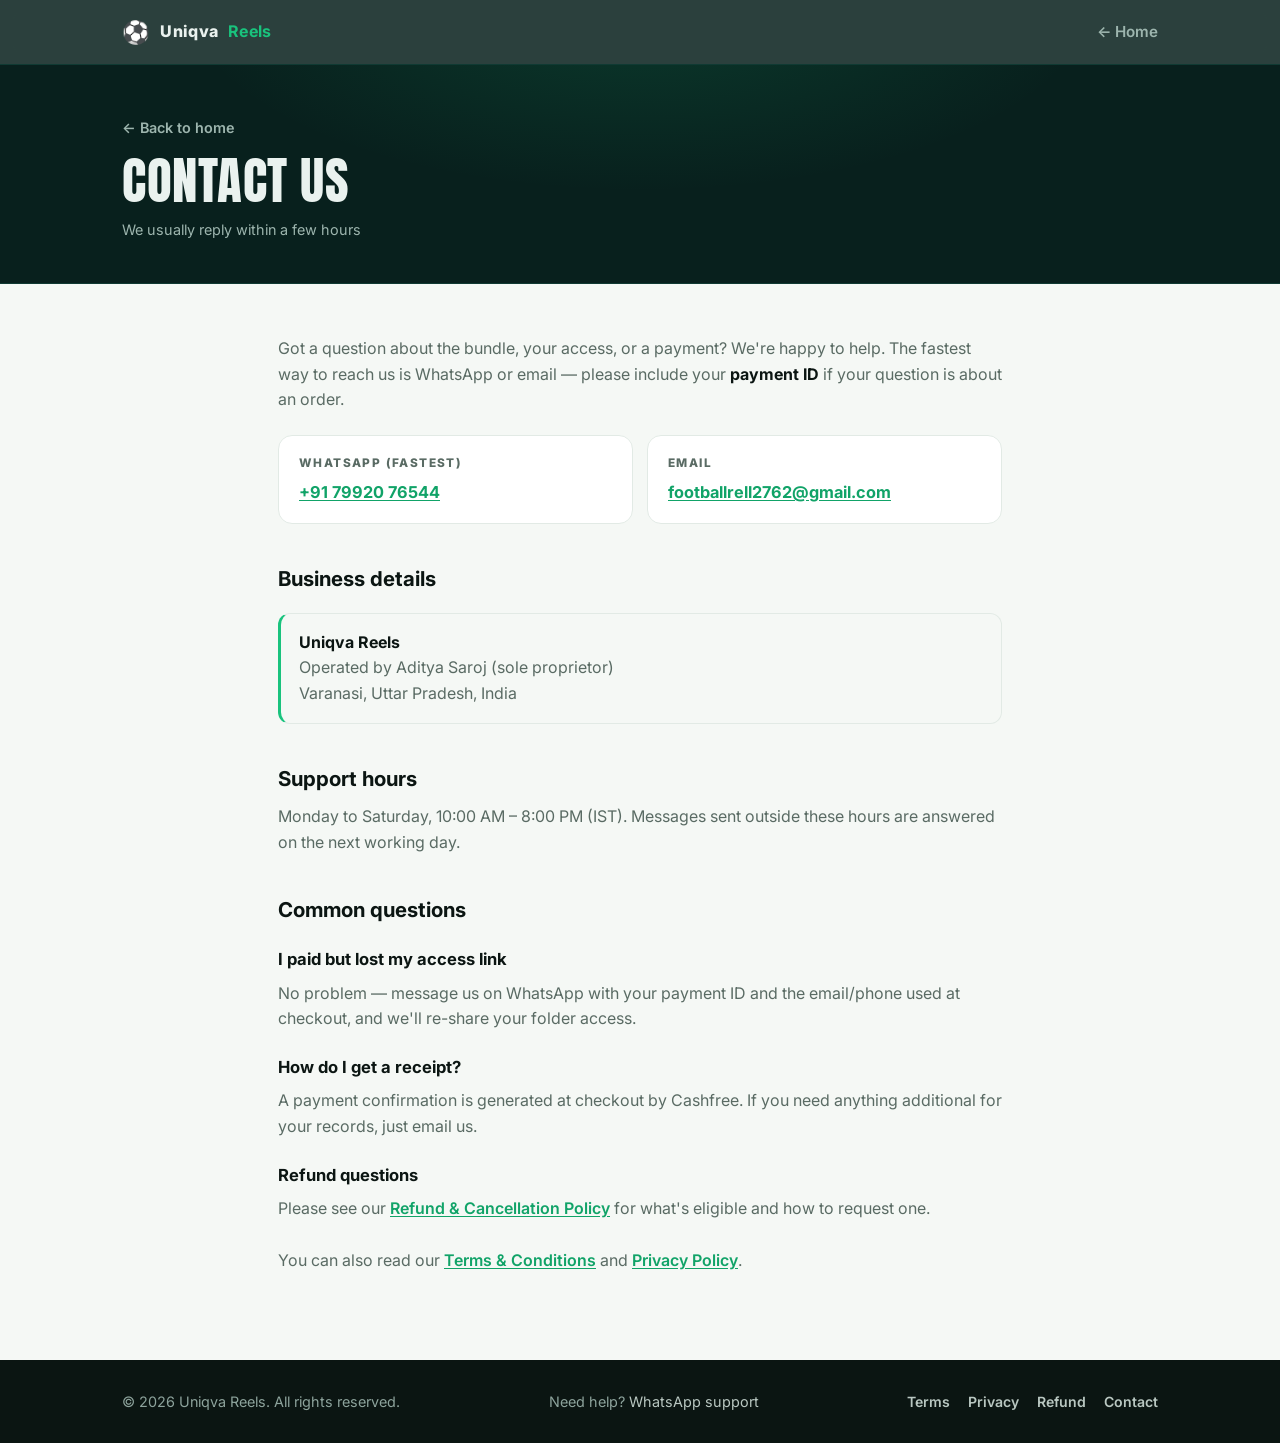
<file: uniqva-courses/uniqva-courses/contact.html>
<!DOCTYPE html>
<html lang="en">
<head>
<meta charset="UTF-8" />
<meta name="viewport" content="width=device-width, initial-scale=1.0" />
<link rel="icon" href="/favicon.svg" type="image/svg+xml" />
<link rel="icon" href="/favicon.png" type="image/png" />
<link rel="apple-touch-icon" href="/favicon.png" />
<title>Contact Us | Uniqva Reels</title>
<meta name="description" content="Contact Uniqva Reels — email and WhatsApp support for the 2000+ football reels bundle." />
<link rel="preconnect" href="https://fonts.googleapis.com">
<link rel="preconnect" href="https://fonts.gstatic.com" crossorigin>
<link href="https://fonts.googleapis.com/css2?family=Anton&family=Inter:wght@400;500;600;700;800&display=swap" rel="stylesheet">
<link rel="stylesheet" href="style.css" />
</head>
<body>

<nav class="nav">
  <div class="wrap nav-inner">
    <a class="brand" href="/"><span class="ball">&#9917;</span> Uniqva <b>Reels</b></a>
    <a class="access" href="/">&larr; Home</a>
  </div>
</nav>

<header class="legal-hero">
  <div class="wrap">
    <a class="back" href="/">&larr; Back to home</a>
    <h1 class="display">Contact Us</h1>
    <p class="upd">We usually reply within a few hours</p>
  </div>
</header>

<main class="legal">
  <div class="wrap legal-wrap">

    <p>Got a question about the bundle, your access, or a payment? We're happy to help. The fastest way to reach us is WhatsApp or email — please include your <strong>payment ID</strong> if your question is about an order.</p>

    <div class="contact-grid">
      <div class="cc"><div class="k">WhatsApp (fastest)</div><div class="v"><a href="https://wa.me/917992076544" target="_blank" rel="noopener">+91 79920 76544</a></div></div>
      <div class="cc"><div class="k">Email</div><div class="v"><a href="mailto:footballrell2762@gmail.com">footballrell2762@gmail.com</a></div></div>
    </div>

    <h2>Business details</h2>
    <div class="box">
      <p><strong>Uniqva Reels</strong><br>
      Operated by Aditya Saroj (sole proprietor)<br>
      Varanasi, Uttar Pradesh, India</p>
    </div>

    <h2>Support hours</h2>
    <p>Monday to Saturday, 10:00 AM – 8:00 PM (IST). Messages sent outside these hours are answered on the next working day.</p>

    <h2>Common questions</h2>
    <h3>I paid but lost my access link</h3>
    <p>No problem — message us on WhatsApp with your payment ID and the email/phone used at checkout, and we'll re-share your folder access.</p>

    <h3>How do I get a receipt?</h3>
    <p>A payment confirmation is generated at checkout by Cashfree. If you need anything additional for your records, just email us.</p>

    <h3>Refund questions</h3>
    <p>Please see our <a href="/refund.html">Refund &amp; Cancellation Policy</a> for what's eligible and how to request one.</p>

    <p style="margin-top:26px">You can also read our <a href="/terms.html">Terms &amp; Conditions</a> and <a href="/privacy.html">Privacy Policy</a>.</p>

  </div>
</main>

<footer class="foot">
  <div class="wrap foot-inner">
    <span>&copy; <span id="yr"></span> Uniqva Reels. All rights reserved.</span>
    <nav class="foot-links" aria-label="Legal">
      <a href="/terms.html">Terms</a>
      <a href="/privacy.html">Privacy</a>
      <a href="/refund.html">Refund</a>
      <a href="/contact.html">Contact</a>
    </nav>
    <span>Need help? <a href="https://wa.me/917992076544" target="_blank" rel="noopener">WhatsApp support</a></span>
  </div>
</footer>

<script>document.getElementById("yr").textContent = new Date().getFullYear();</script>
</body>
</html>
</file>
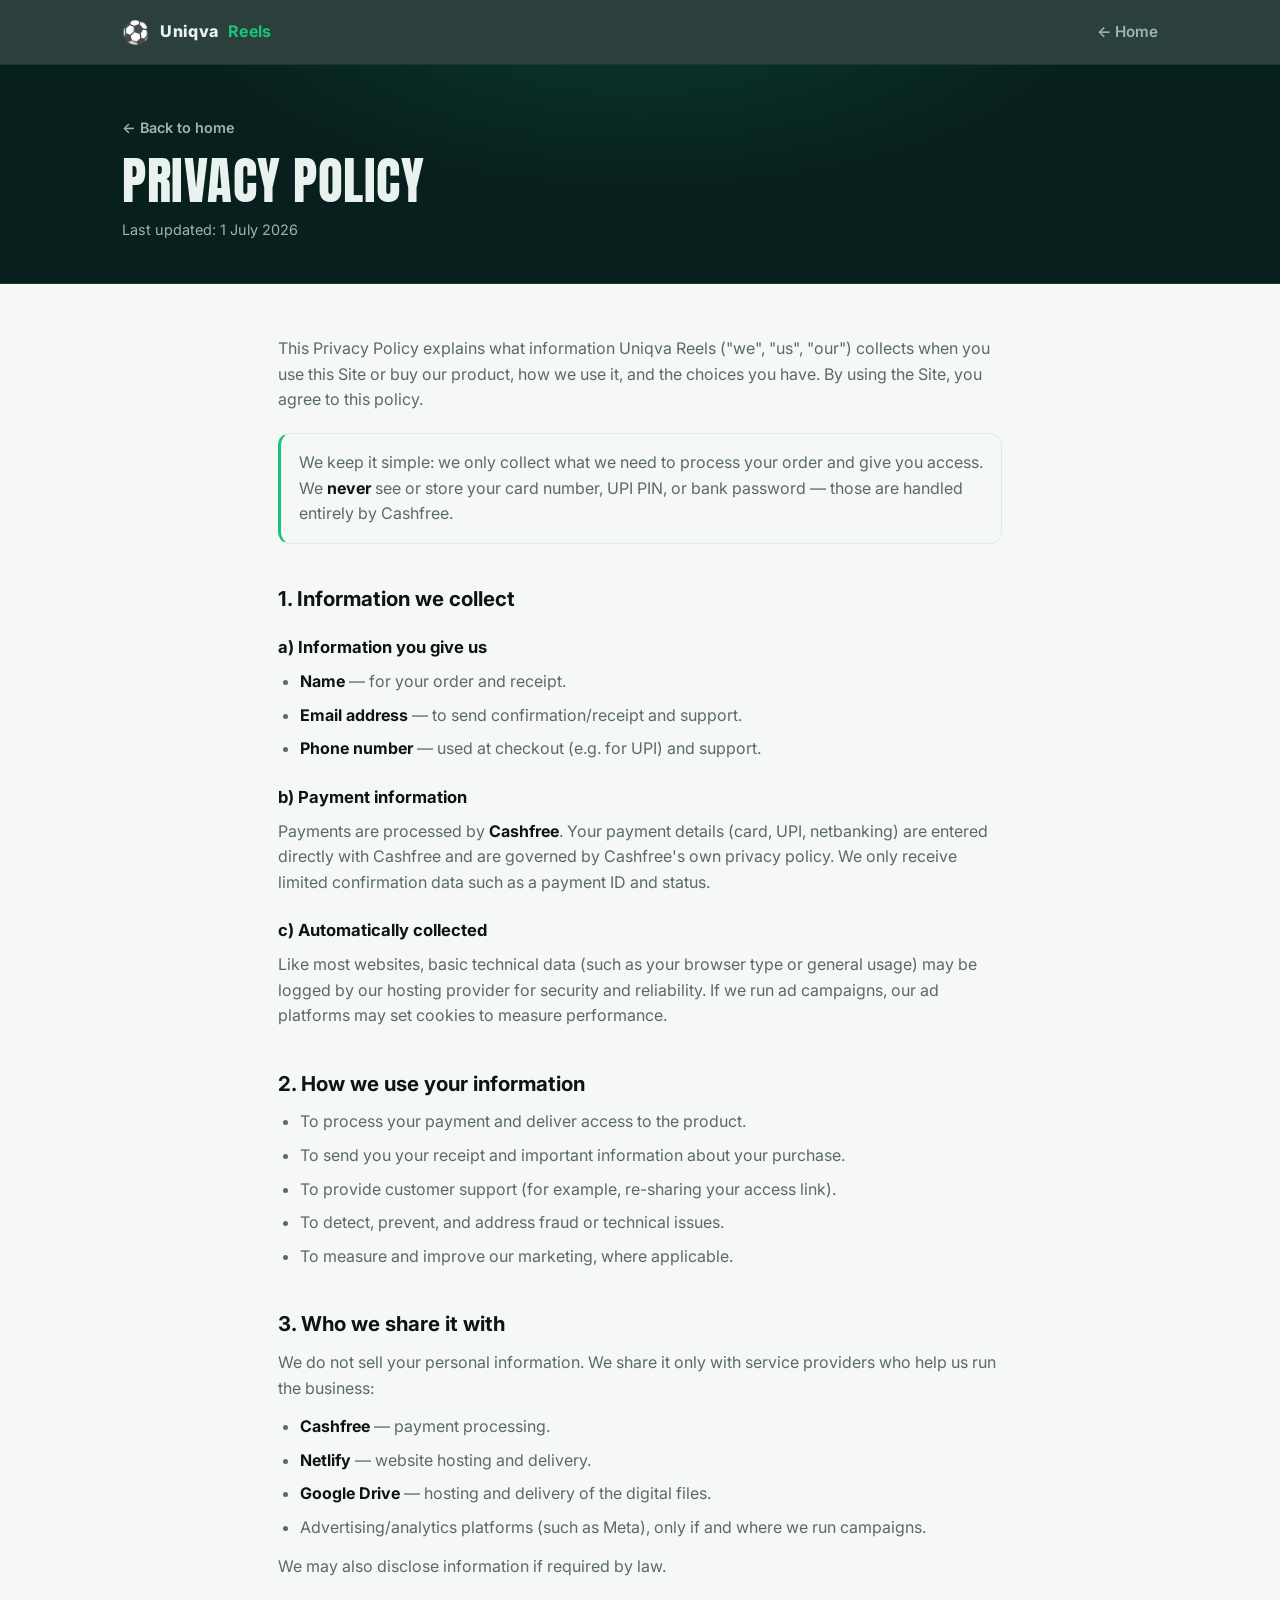
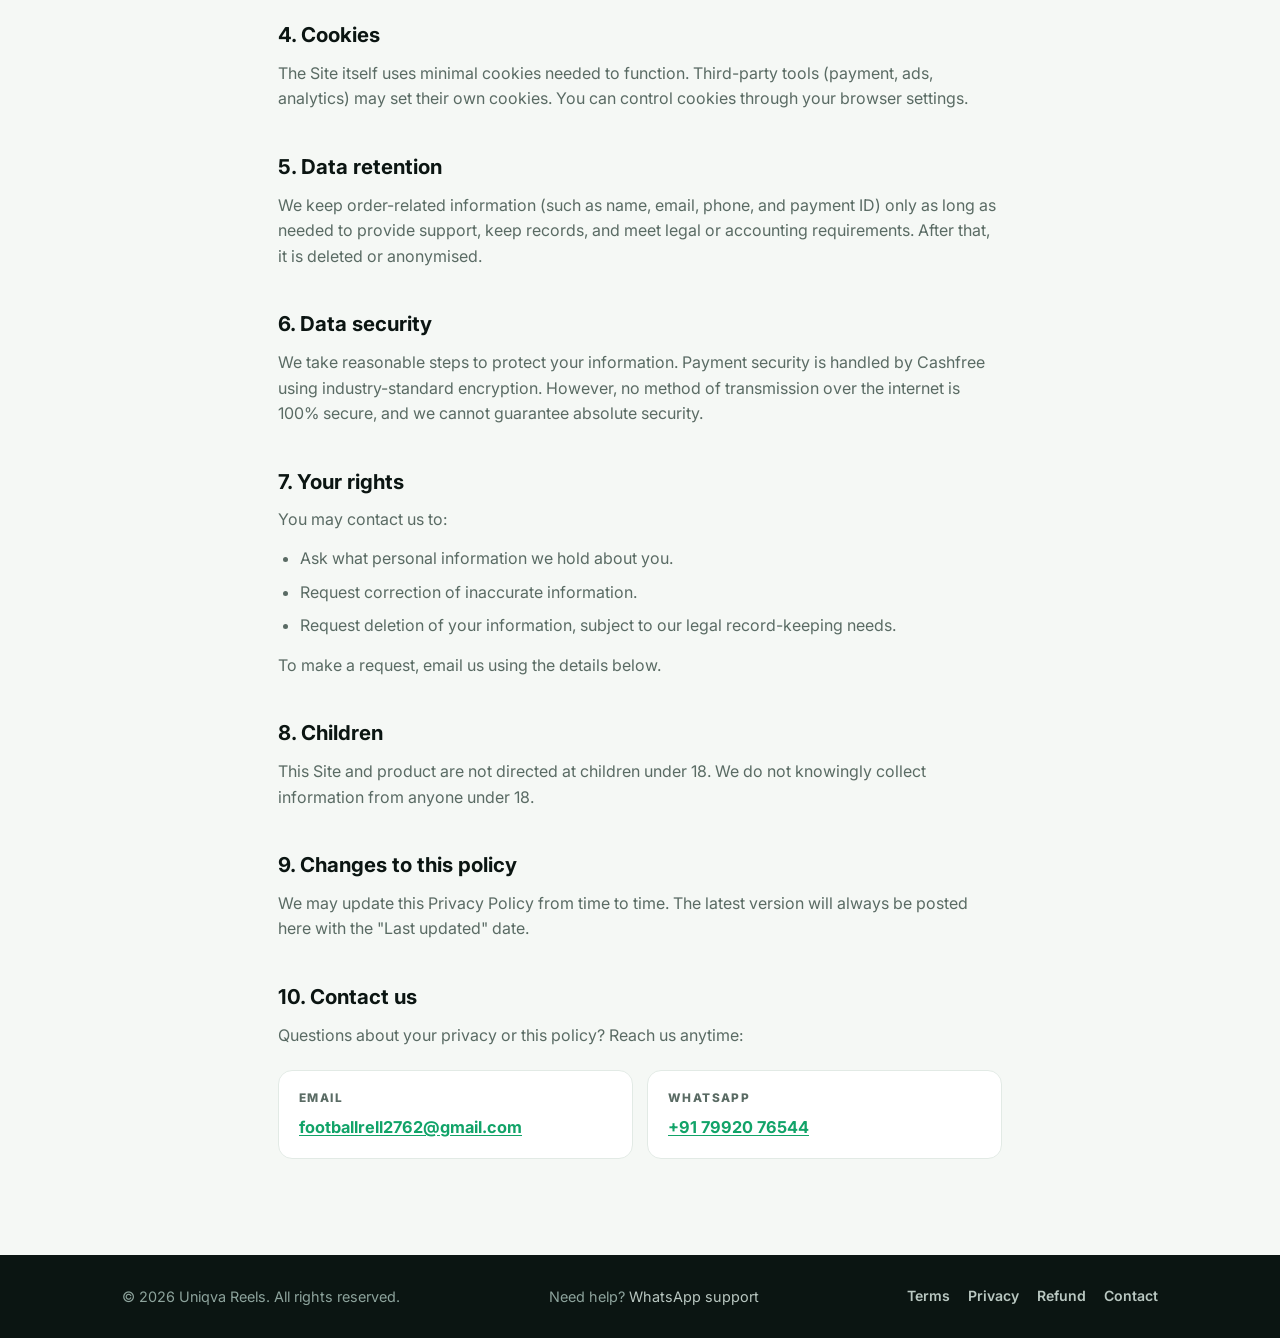
<file: uniqva-courses/uniqva-courses/privacy.html>
<!DOCTYPE html>
<html lang="en">
<head>
<meta charset="UTF-8" />
<meta name="viewport" content="width=device-width, initial-scale=1.0" />
<link rel="icon" href="/favicon.svg" type="image/svg+xml" />
<link rel="icon" href="/favicon.png" type="image/png" />
<link rel="apple-touch-icon" href="/favicon.png" />
<title>Privacy Policy | Uniqva Reels</title>
<meta name="description" content="Privacy Policy for Uniqva Reels — what data we collect, how we use it, and your rights." />
<link rel="preconnect" href="https://fonts.googleapis.com">
<link rel="preconnect" href="https://fonts.gstatic.com" crossorigin>
<link href="https://fonts.googleapis.com/css2?family=Anton&family=Inter:wght@400;500;600;700;800&display=swap" rel="stylesheet">
<link rel="stylesheet" href="style.css" />
</head>
<body>

<nav class="nav">
  <div class="wrap nav-inner">
    <a class="brand" href="/"><span class="ball">&#9917;</span> Uniqva <b>Reels</b></a>
    <a class="access" href="/">&larr; Home</a>
  </div>
</nav>

<header class="legal-hero">
  <div class="wrap">
    <a class="back" href="/">&larr; Back to home</a>
    <h1 class="display">Privacy Policy</h1>
    <p class="upd">Last updated: 1 July 2026</p>
  </div>
</header>

<main class="legal">
  <div class="wrap legal-wrap">

    <p>This Privacy Policy explains what information Uniqva Reels ("we", "us", "our") collects when you use this Site or buy our product, how we use it, and the choices you have. By using the Site, you agree to this policy.</p>

    <div class="box">
      <p>We keep it simple: we only collect what we need to process your order and give you access. We <strong>never</strong> see or store your card number, UPI PIN, or bank password — those are handled entirely by Cashfree.</p>
    </div>

    <h2>1. Information we collect</h2>
    <h3>a) Information you give us</h3>
    <ul>
      <li><strong>Name</strong> — for your order and receipt.</li>
      <li><strong>Email address</strong> — to send confirmation/receipt and support.</li>
      <li><strong>Phone number</strong> — used at checkout (e.g. for UPI) and support.</li>
    </ul>
    <h3>b) Payment information</h3>
    <p>Payments are processed by <strong>Cashfree</strong>. Your payment details (card, UPI, netbanking) are entered directly with Cashfree and are governed by Cashfree's own privacy policy. We only receive limited confirmation data such as a payment ID and status.</p>
    <h3>c) Automatically collected</h3>
    <p>Like most websites, basic technical data (such as your browser type or general usage) may be logged by our hosting provider for security and reliability. If we run ad campaigns, our ad platforms may set cookies to measure performance.</p>

    <h2>2. How we use your information</h2>
    <ul>
      <li>To process your payment and deliver access to the product.</li>
      <li>To send you your receipt and important information about your purchase.</li>
      <li>To provide customer support (for example, re-sharing your access link).</li>
      <li>To detect, prevent, and address fraud or technical issues.</li>
      <li>To measure and improve our marketing, where applicable.</li>
    </ul>

    <h2>3. Who we share it with</h2>
    <p>We do not sell your personal information. We share it only with service providers who help us run the business:</p>
    <ul>
      <li><strong>Cashfree</strong> — payment processing.</li>
      <li><strong>Netlify</strong> — website hosting and delivery.</li>
      <li><strong>Google Drive</strong> — hosting and delivery of the digital files.</li>
      <li>Advertising/analytics platforms (such as Meta), only if and where we run campaigns.</li>
    </ul>
    <p>We may also disclose information if required by law.</p>

    <h2>4. Cookies</h2>
    <p>The Site itself uses minimal cookies needed to function. Third-party tools (payment, ads, analytics) may set their own cookies. You can control cookies through your browser settings.</p>

    <h2>5. Data retention</h2>
    <p>We keep order-related information (such as name, email, phone, and payment ID) only as long as needed to provide support, keep records, and meet legal or accounting requirements. After that, it is deleted or anonymised.</p>

    <h2>6. Data security</h2>
    <p>We take reasonable steps to protect your information. Payment security is handled by Cashfree using industry-standard encryption. However, no method of transmission over the internet is 100% secure, and we cannot guarantee absolute security.</p>

    <h2>7. Your rights</h2>
    <p>You may contact us to:</p>
    <ul>
      <li>Ask what personal information we hold about you.</li>
      <li>Request correction of inaccurate information.</li>
      <li>Request deletion of your information, subject to our legal record-keeping needs.</li>
    </ul>
    <p>To make a request, email us using the details below.</p>

    <h2>8. Children</h2>
    <p>This Site and product are not directed at children under 18. We do not knowingly collect information from anyone under 18.</p>

    <h2>9. Changes to this policy</h2>
    <p>We may update this Privacy Policy from time to time. The latest version will always be posted here with the "Last updated" date.</p>

    <h2>10. Contact us</h2>
    <p>Questions about your privacy or this policy? Reach us anytime:</p>
    <div class="contact-grid">
      <div class="cc"><div class="k">Email</div><div class="v"><a href="mailto:footballrell2762@gmail.com">footballrell2762@gmail.com</a></div></div>
      <div class="cc"><div class="k">WhatsApp</div><div class="v"><a href="https://wa.me/917992076544" target="_blank" rel="noopener">+91 79920 76544</a></div></div>
    </div>

  </div>
</main>

<footer class="foot">
  <div class="wrap foot-inner">
    <span>&copy; <span id="yr"></span> Uniqva Reels. All rights reserved.</span>
    <nav class="foot-links" aria-label="Legal">
      <a href="/terms.html">Terms</a>
      <a href="/privacy.html">Privacy</a>
      <a href="/refund.html">Refund</a>
      <a href="/contact.html">Contact</a>
    </nav>
    <span>Need help? <a href="https://wa.me/917992076544" target="_blank" rel="noopener">WhatsApp support</a></span>
  </div>
</footer>

<script>document.getElementById("yr").textContent = new Date().getFullYear();</script>
</body>
</html>
</file>
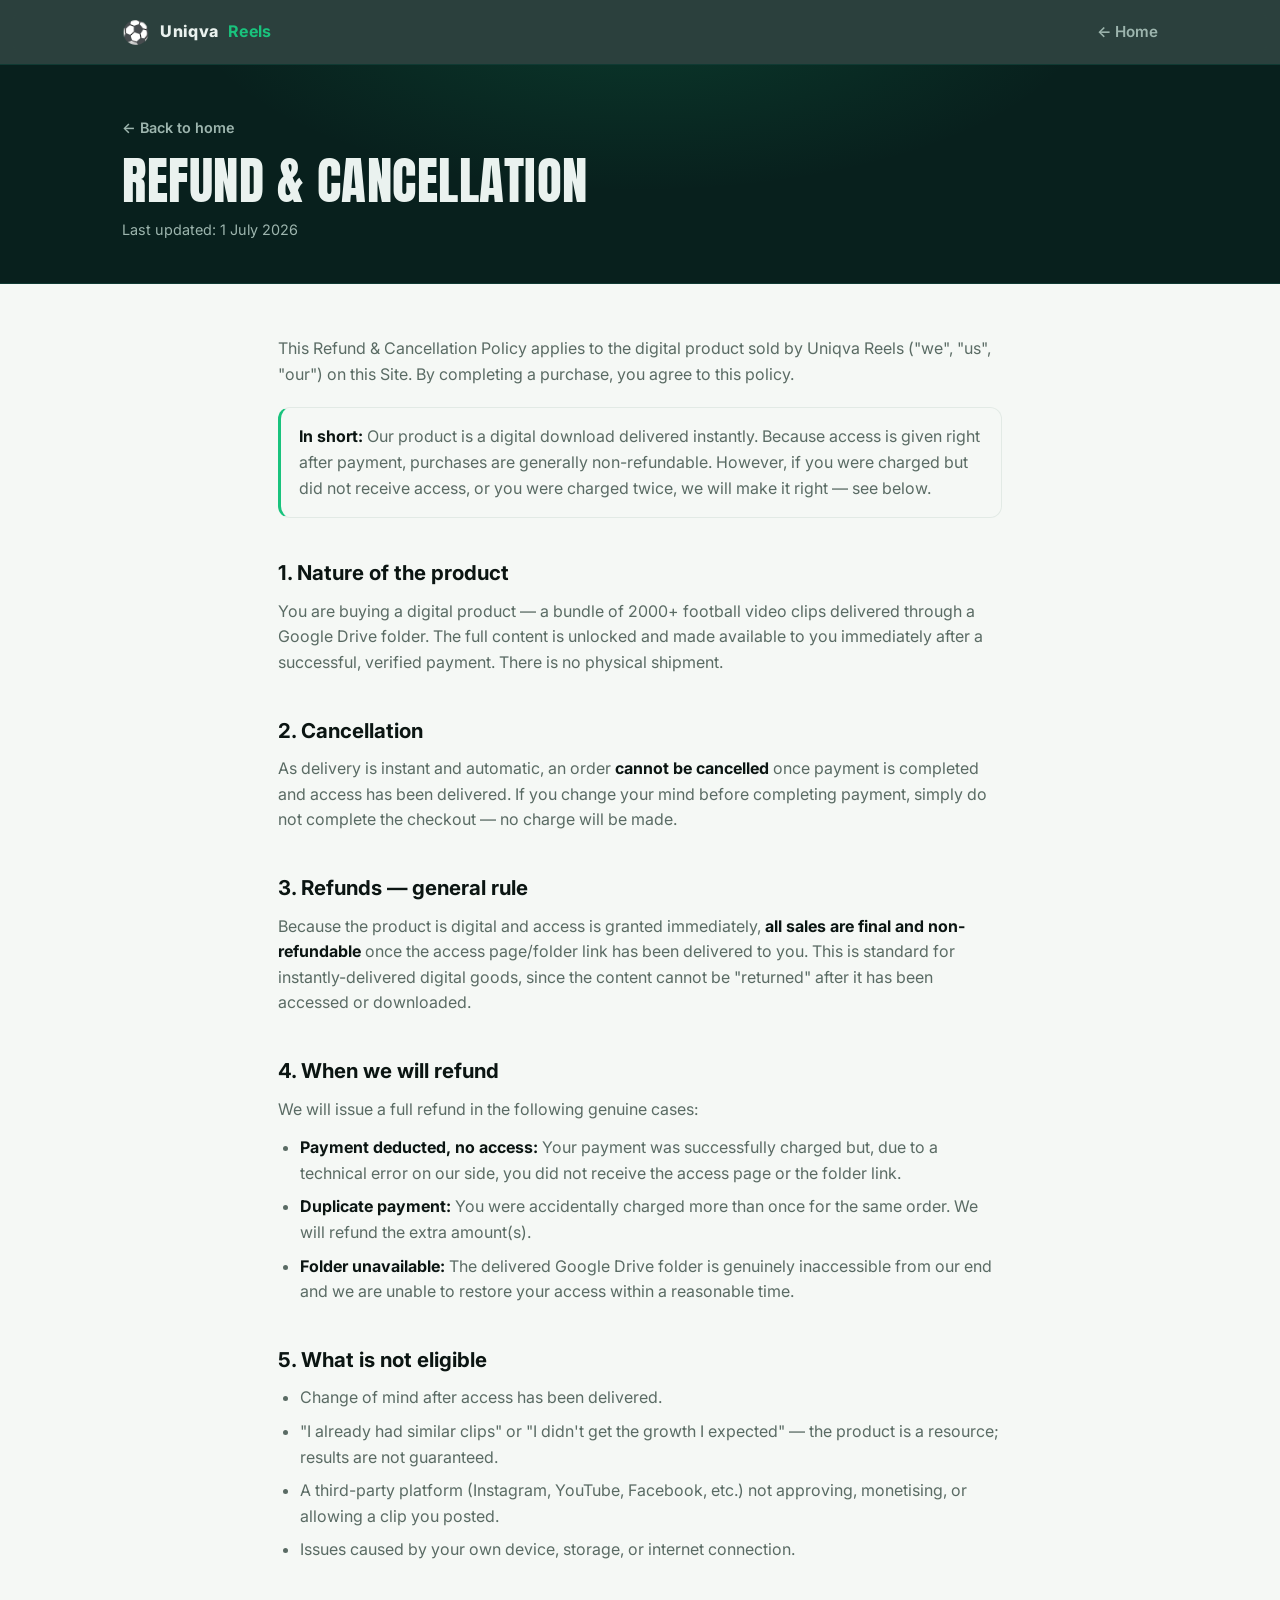
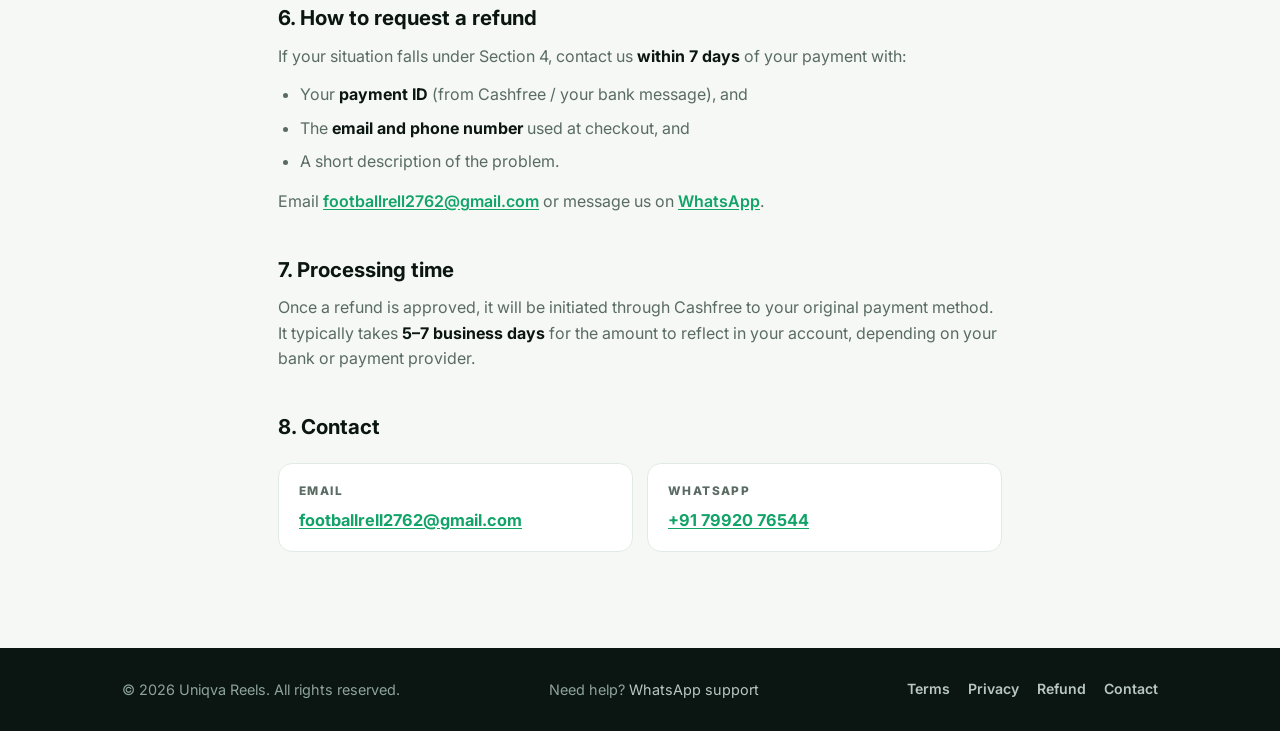
<file: uniqva-courses/uniqva-courses/refund.html>
<!DOCTYPE html>
<html lang="en">
<head>
<meta charset="UTF-8" />
<meta name="viewport" content="width=device-width, initial-scale=1.0" />
<link rel="icon" href="/favicon.svg" type="image/svg+xml" />
<link rel="icon" href="/favicon.png" type="image/png" />
<link rel="apple-touch-icon" href="/favicon.png" />
<title>Refund &amp; Cancellation Policy | Uniqva Reels</title>
<meta name="description" content="Refund & Cancellation Policy for Uniqva Reels digital football reels bundle." />
<link rel="preconnect" href="https://fonts.googleapis.com">
<link rel="preconnect" href="https://fonts.gstatic.com" crossorigin>
<link href="https://fonts.googleapis.com/css2?family=Anton&family=Inter:wght@400;500;600;700;800&display=swap" rel="stylesheet">
<link rel="stylesheet" href="style.css" />
</head>
<body>

<nav class="nav">
  <div class="wrap nav-inner">
    <a class="brand" href="/"><span class="ball">&#9917;</span> Uniqva <b>Reels</b></a>
    <a class="access" href="/">&larr; Home</a>
  </div>
</nav>

<header class="legal-hero">
  <div class="wrap">
    <a class="back" href="/">&larr; Back to home</a>
    <h1 class="display">Refund &amp; Cancellation</h1>
    <p class="upd">Last updated: 1 July 2026</p>
  </div>
</header>

<main class="legal">
  <div class="wrap legal-wrap">

    <p>This Refund &amp; Cancellation Policy applies to the digital product sold by Uniqva Reels ("we", "us", "our") on this Site. By completing a purchase, you agree to this policy.</p>

    <div class="box">
      <p><strong>In short:</strong> Our product is a digital download delivered instantly. Because access is given right after payment, purchases are generally non-refundable. However, if you were charged but did not receive access, or you were charged twice, we will make it right — see below.</p>
    </div>

    <h2>1. Nature of the product</h2>
    <p>You are buying a digital product — a bundle of 2000+ football video clips delivered through a Google Drive folder. The full content is unlocked and made available to you immediately after a successful, verified payment. There is no physical shipment.</p>

    <h2>2. Cancellation</h2>
    <p>As delivery is instant and automatic, an order <strong>cannot be cancelled</strong> once payment is completed and access has been delivered. If you change your mind before completing payment, simply do not complete the checkout — no charge will be made.</p>

    <h2>3. Refunds — general rule</h2>
    <p>Because the product is digital and access is granted immediately, <strong>all sales are final and non-refundable</strong> once the access page/folder link has been delivered to you. This is standard for instantly-delivered digital goods, since the content cannot be "returned" after it has been accessed or downloaded.</p>

    <h2>4. When we will refund</h2>
    <p>We will issue a full refund in the following genuine cases:</p>
    <ul>
      <li><strong>Payment deducted, no access:</strong> Your payment was successfully charged but, due to a technical error on our side, you did not receive the access page or the folder link.</li>
      <li><strong>Duplicate payment:</strong> You were accidentally charged more than once for the same order. We will refund the extra amount(s).</li>
      <li><strong>Folder unavailable:</strong> The delivered Google Drive folder is genuinely inaccessible from our end and we are unable to restore your access within a reasonable time.</li>
    </ul>

    <h2>5. What is not eligible</h2>
    <ul>
      <li>Change of mind after access has been delivered.</li>
      <li>"I already had similar clips" or "I didn't get the growth I expected" — the product is a resource; results are not guaranteed.</li>
      <li>A third-party platform (Instagram, YouTube, Facebook, etc.) not approving, monetising, or allowing a clip you posted.</li>
      <li>Issues caused by your own device, storage, or internet connection.</li>
    </ul>

    <h2>6. How to request a refund</h2>
    <p>If your situation falls under Section 4, contact us <strong>within 7 days</strong> of your payment with:</p>
    <ul>
      <li>Your <strong>payment ID</strong> (from Cashfree / your bank message), and</li>
      <li>The <strong>email and phone number</strong> used at checkout, and</li>
      <li>A short description of the problem.</li>
    </ul>
    <p>Email <a href="mailto:footballrell2762@gmail.com">footballrell2762@gmail.com</a> or message us on <a href="https://wa.me/917992076544" target="_blank" rel="noopener">WhatsApp</a>.</p>

    <h2>7. Processing time</h2>
    <p>Once a refund is approved, it will be initiated through Cashfree to your original payment method. It typically takes <strong>5–7 business days</strong> for the amount to reflect in your account, depending on your bank or payment provider.</p>

    <h2>8. Contact</h2>
    <div class="contact-grid">
      <div class="cc"><div class="k">Email</div><div class="v"><a href="mailto:footballrell2762@gmail.com">footballrell2762@gmail.com</a></div></div>
      <div class="cc"><div class="k">WhatsApp</div><div class="v"><a href="https://wa.me/917992076544" target="_blank" rel="noopener">+91 79920 76544</a></div></div>
    </div>

  </div>
</main>

<footer class="foot">
  <div class="wrap foot-inner">
    <span>&copy; <span id="yr"></span> Uniqva Reels. All rights reserved.</span>
    <nav class="foot-links" aria-label="Legal">
      <a href="/terms.html">Terms</a>
      <a href="/privacy.html">Privacy</a>
      <a href="/refund.html">Refund</a>
      <a href="/contact.html">Contact</a>
    </nav>
    <span>Need help? <a href="https://wa.me/917992076544" target="_blank" rel="noopener">WhatsApp support</a></span>
  </div>
</footer>

<script>document.getElementById("yr").textContent = new Date().getFullYear();</script>
</body>
</html>
</file>
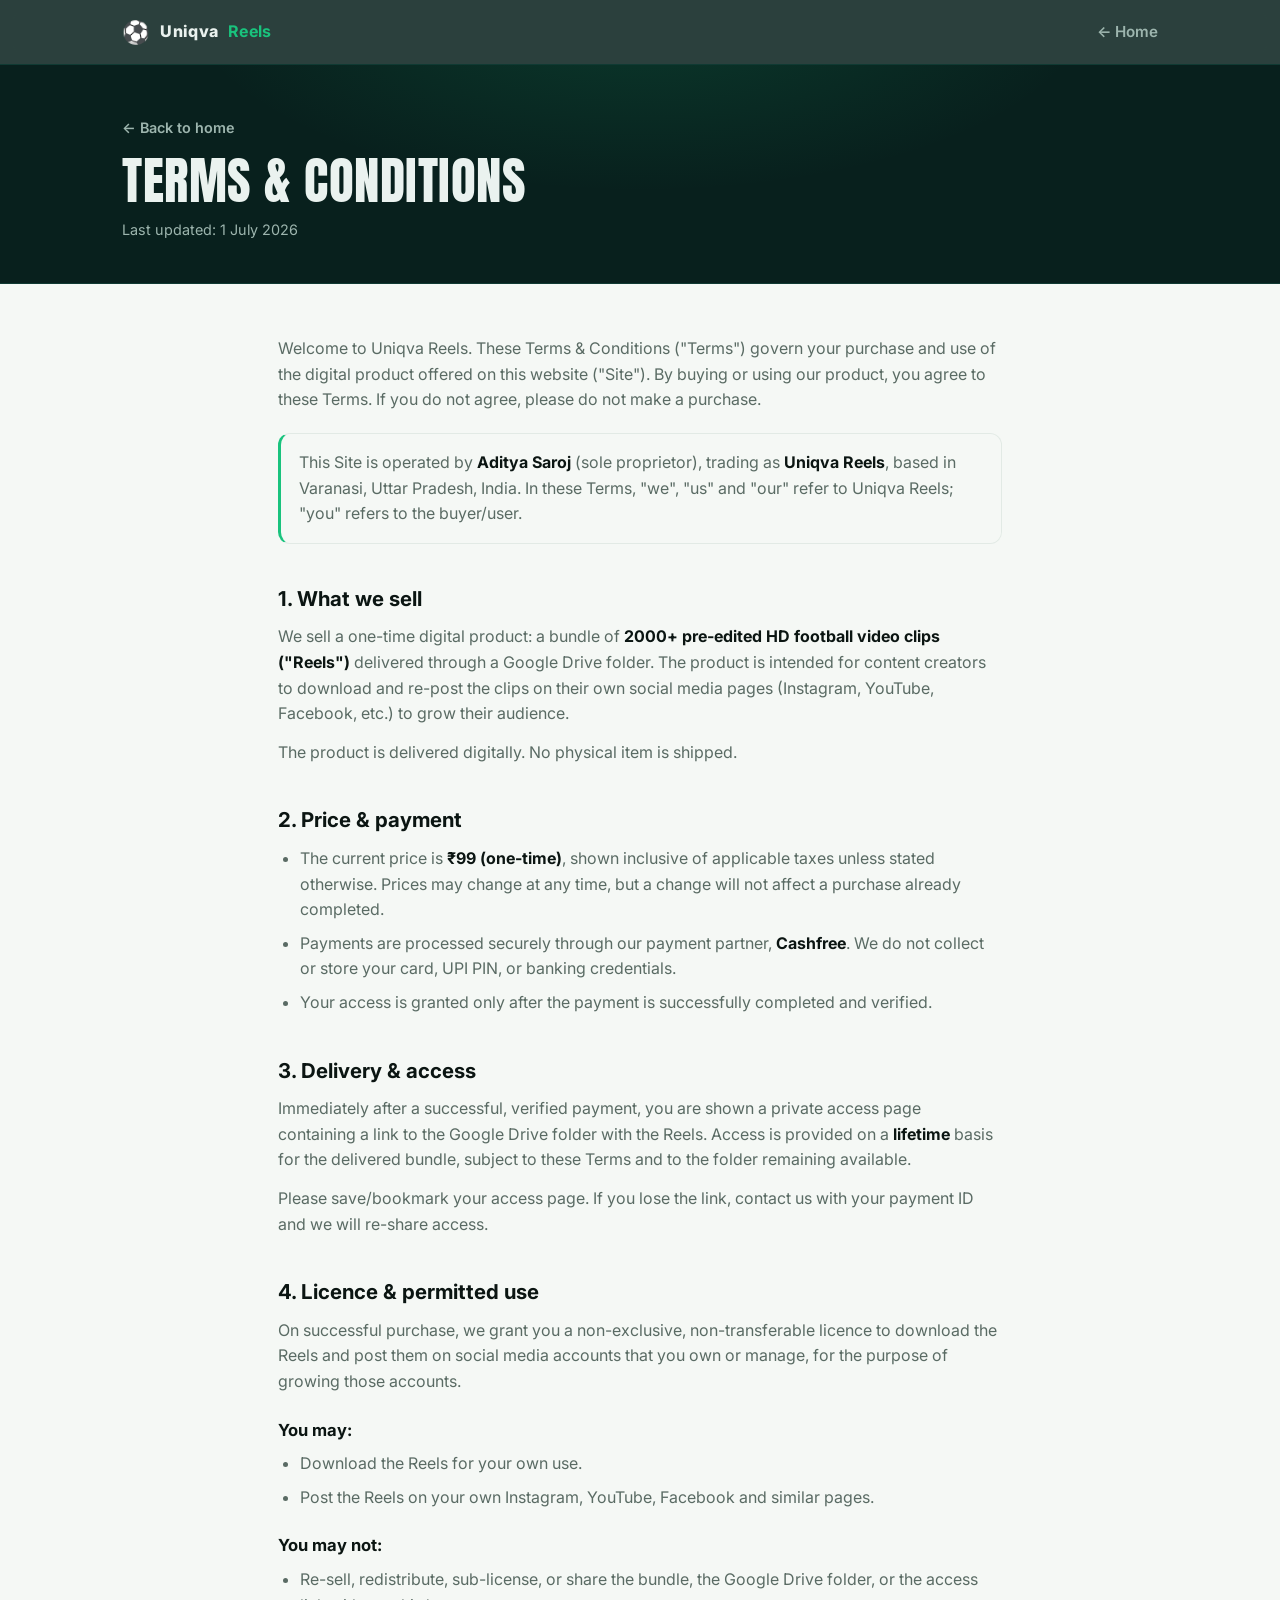
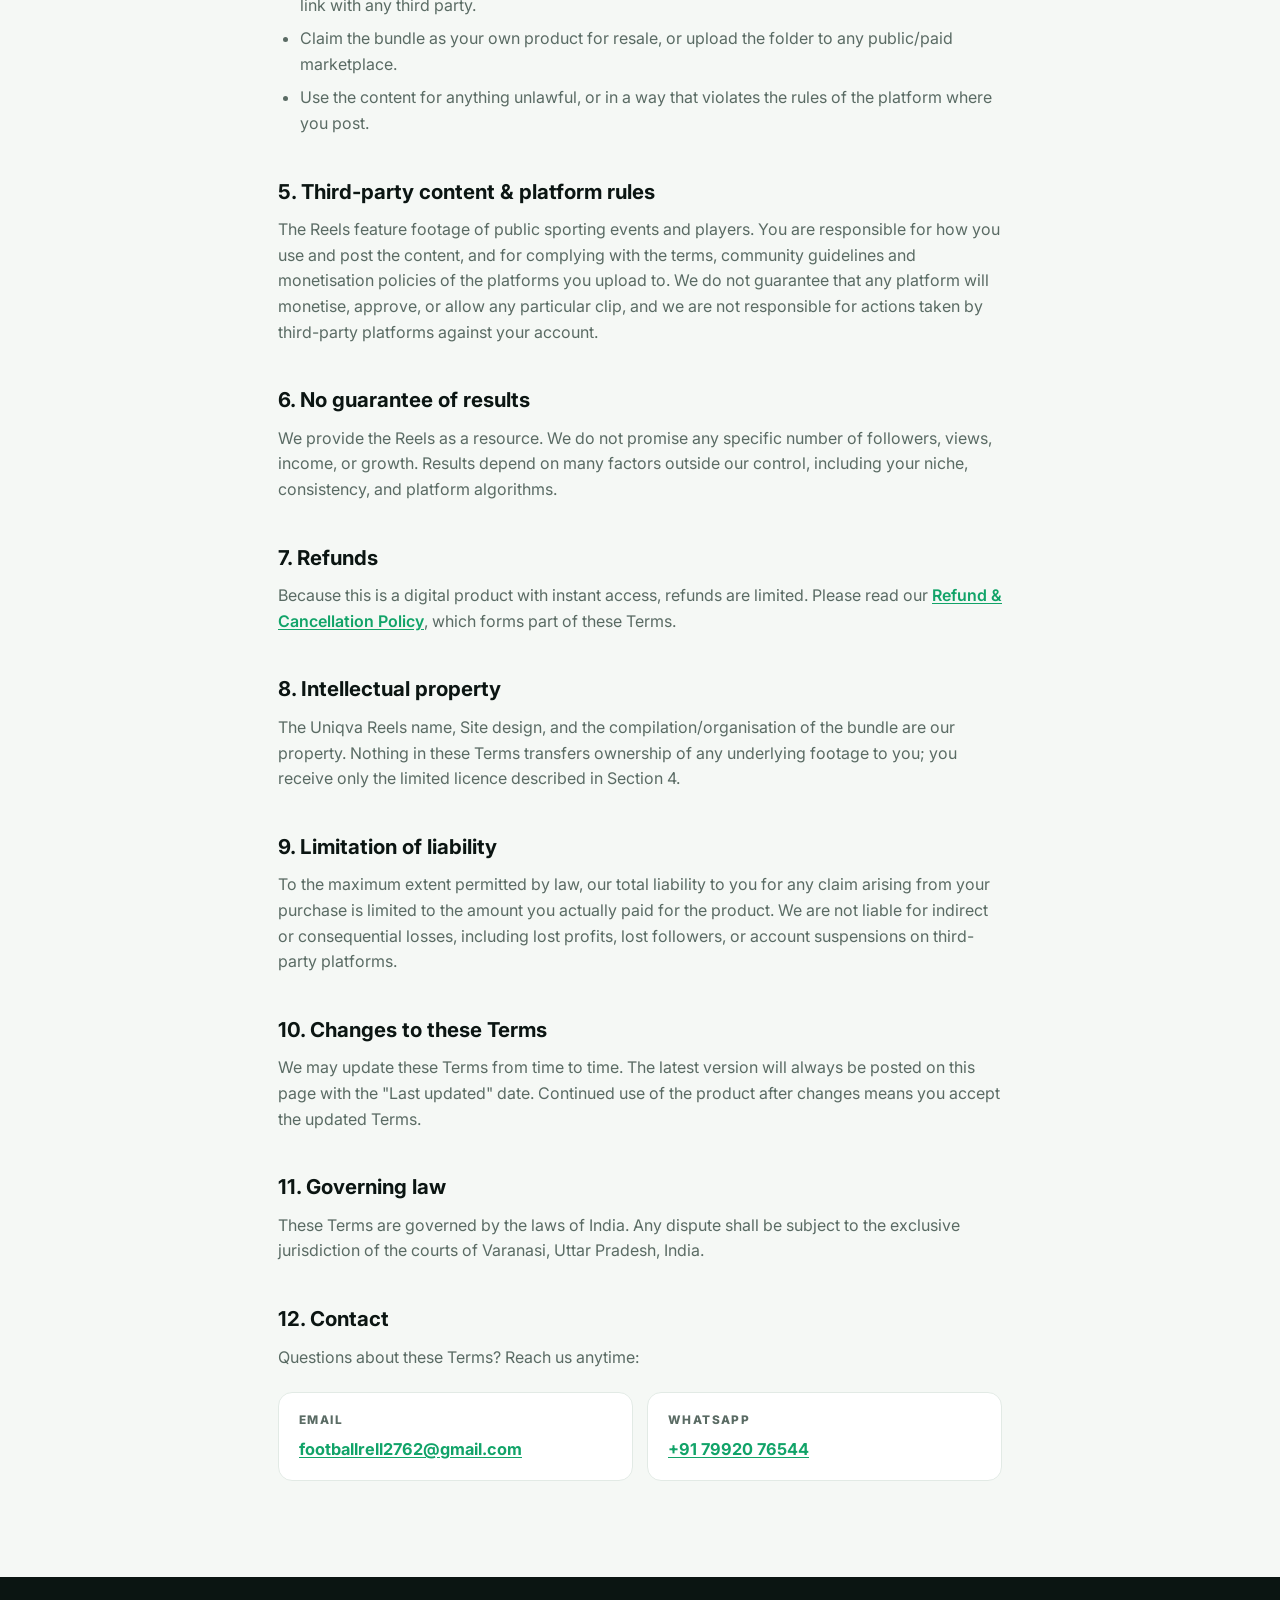
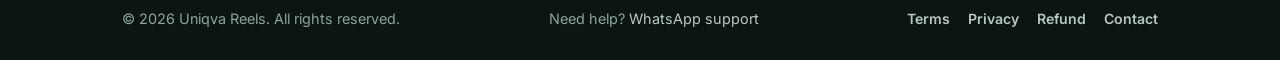
<file: uniqva-courses/uniqva-courses/terms.html>
<!DOCTYPE html>
<html lang="en">
<head>
<meta charset="UTF-8" />
<meta name="viewport" content="width=device-width, initial-scale=1.0" />
<link rel="icon" href="/favicon.svg" type="image/svg+xml" />
<link rel="icon" href="/favicon.png" type="image/png" />
<link rel="apple-touch-icon" href="/favicon.png" />
<title>Terms &amp; Conditions | Uniqva Reels</title>
<meta name="description" content="Terms & Conditions for Uniqva Reels — 2000+ football reels digital bundle. License, usage rules, payments and more." />
<link rel="preconnect" href="https://fonts.googleapis.com">
<link rel="preconnect" href="https://fonts.gstatic.com" crossorigin>
<link href="https://fonts.googleapis.com/css2?family=Anton&family=Inter:wght@400;500;600;700;800&display=swap" rel="stylesheet">
<link rel="stylesheet" href="style.css" />
</head>
<body>

<nav class="nav">
  <div class="wrap nav-inner">
    <a class="brand" href="/"><span class="ball">&#9917;</span> Uniqva <b>Reels</b></a>
    <a class="access" href="/">&larr; Home</a>
  </div>
</nav>

<header class="legal-hero">
  <div class="wrap">
    <a class="back" href="/">&larr; Back to home</a>
    <h1 class="display">Terms &amp; Conditions</h1>
    <p class="upd">Last updated: 1 July 2026</p>
  </div>
</header>

<main class="legal">
  <div class="wrap legal-wrap">

    <p>Welcome to Uniqva Reels. These Terms &amp; Conditions ("Terms") govern your purchase and use of the digital product offered on this website ("Site"). By buying or using our product, you agree to these Terms. If you do not agree, please do not make a purchase.</p>

    <div class="box">
      <p>This Site is operated by <strong>Aditya Saroj</strong> (sole proprietor), trading as <strong>Uniqva Reels</strong>, based in Varanasi, Uttar Pradesh, India. In these Terms, "we", "us" and "our" refer to Uniqva Reels; "you" refers to the buyer/user.</p>
    </div>

    <h2>1. What we sell</h2>
    <p>We sell a one-time digital product: a bundle of <strong>2000+ pre-edited HD football video clips ("Reels")</strong> delivered through a Google Drive folder. The product is intended for content creators to download and re-post the clips on their own social media pages (Instagram, YouTube, Facebook, etc.) to grow their audience.</p>
    <p>The product is delivered digitally. No physical item is shipped.</p>

    <h2>2. Price &amp; payment</h2>
    <ul>
      <li>The current price is <strong>&#8377;99 (one-time)</strong>, shown inclusive of applicable taxes unless stated otherwise. Prices may change at any time, but a change will not affect a purchase already completed.</li>
      <li>Payments are processed securely through our payment partner, <strong>Cashfree</strong>. We do not collect or store your card, UPI PIN, or banking credentials.</li>
      <li>Your access is granted only after the payment is successfully completed and verified.</li>
    </ul>

    <h2>3. Delivery &amp; access</h2>
    <p>Immediately after a successful, verified payment, you are shown a private access page containing a link to the Google Drive folder with the Reels. Access is provided on a <strong>lifetime</strong> basis for the delivered bundle, subject to these Terms and to the folder remaining available.</p>
    <p>Please save/bookmark your access page. If you lose the link, contact us with your payment ID and we will re-share access.</p>

    <h2>4. Licence &amp; permitted use</h2>
    <p>On successful purchase, we grant you a non-exclusive, non-transferable licence to download the Reels and post them on social media accounts that you own or manage, for the purpose of growing those accounts.</p>
    <h3>You may:</h3>
    <ul>
      <li>Download the Reels for your own use.</li>
      <li>Post the Reels on your own Instagram, YouTube, Facebook and similar pages.</li>
    </ul>
    <h3>You may not:</h3>
    <ul>
      <li>Re-sell, redistribute, sub-license, or share the bundle, the Google Drive folder, or the access link with any third party.</li>
      <li>Claim the bundle as your own product for resale, or upload the folder to any public/paid marketplace.</li>
      <li>Use the content for anything unlawful, or in a way that violates the rules of the platform where you post.</li>
    </ul>

    <h2>5. Third-party content &amp; platform rules</h2>
    <p>The Reels feature footage of public sporting events and players. You are responsible for how you use and post the content, and for complying with the terms, community guidelines and monetisation policies of the platforms you upload to. We do not guarantee that any platform will monetise, approve, or allow any particular clip, and we are not responsible for actions taken by third-party platforms against your account.</p>

    <h2>6. No guarantee of results</h2>
    <p>We provide the Reels as a resource. We do not promise any specific number of followers, views, income, or growth. Results depend on many factors outside our control, including your niche, consistency, and platform algorithms.</p>

    <h2>7. Refunds</h2>
    <p>Because this is a digital product with instant access, refunds are limited. Please read our <a href="/refund.html">Refund &amp; Cancellation Policy</a>, which forms part of these Terms.</p>

    <h2>8. Intellectual property</h2>
    <p>The Uniqva Reels name, Site design, and the compilation/organisation of the bundle are our property. Nothing in these Terms transfers ownership of any underlying footage to you; you receive only the limited licence described in Section 4.</p>

    <h2>9. Limitation of liability</h2>
    <p>To the maximum extent permitted by law, our total liability to you for any claim arising from your purchase is limited to the amount you actually paid for the product. We are not liable for indirect or consequential losses, including lost profits, lost followers, or account suspensions on third-party platforms.</p>

    <h2>10. Changes to these Terms</h2>
    <p>We may update these Terms from time to time. The latest version will always be posted on this page with the "Last updated" date. Continued use of the product after changes means you accept the updated Terms.</p>

    <h2>11. Governing law</h2>
    <p>These Terms are governed by the laws of India. Any dispute shall be subject to the exclusive jurisdiction of the courts of Varanasi, Uttar Pradesh, India.</p>

    <h2>12. Contact</h2>
    <p>Questions about these Terms? Reach us anytime:</p>
    <div class="contact-grid">
      <div class="cc"><div class="k">Email</div><div class="v"><a href="mailto:footballrell2762@gmail.com">footballrell2762@gmail.com</a></div></div>
      <div class="cc"><div class="k">WhatsApp</div><div class="v"><a href="https://wa.me/917992076544" target="_blank" rel="noopener">+91 79920 76544</a></div></div>
    </div>

  </div>
</main>

<footer class="foot">
  <div class="wrap foot-inner">
    <span>&copy; <span id="yr"></span> Uniqva Reels. All rights reserved.</span>
    <nav class="foot-links" aria-label="Legal">
      <a href="/terms.html">Terms</a>
      <a href="/privacy.html">Privacy</a>
      <a href="/refund.html">Refund</a>
      <a href="/contact.html">Contact</a>
    </nav>
    <span>Need help? <a href="https://wa.me/917992076544" target="_blank" rel="noopener">WhatsApp support</a></span>
  </div>
</footer>

<script>document.getElementById("yr").textContent = new Date().getFullYear();</script>
</body>
</html>
</file>
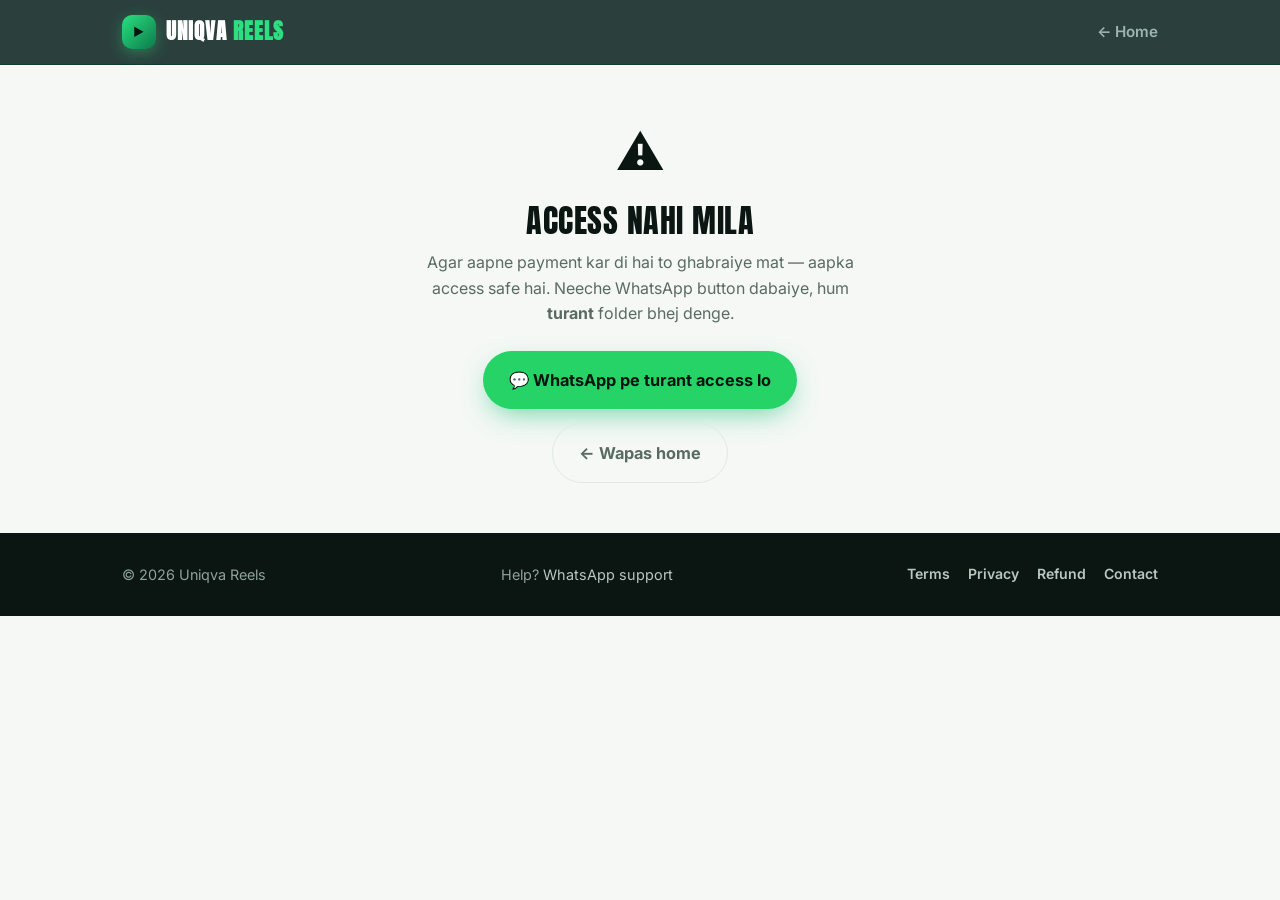
<file: uniqva-courses/uniqva-courses/watch.html>
<!DOCTYPE html>
<html lang="en">
<head>
<meta charset="UTF-8" />
<meta name="viewport" content="width=device-width, initial-scale=1.0" />
<link rel="icon" href="/favicon.svg" type="image/svg+xml" />
<link rel="icon" href="/favicon.png" type="image/png" />
<link rel="apple-touch-icon" href="/favicon.png" />
<meta name="robots" content="noindex" />
<title>Your Football Reels — Access Unlocked</title>
<link rel="preconnect" href="https://fonts.googleapis.com">
<link rel="preconnect" href="https://fonts.gstatic.com" crossorigin>
<link href="https://fonts.googleapis.com/css2?family=Anton&family=Inter:wght@400;500;600;700;800&display=swap" rel="stylesheet">
<link rel="stylesheet" href="style.css" />

<!-- Meta Pixel Code -->
<script>
!function(f,b,e,v,n,t,s)
{if(f.fbq)return;n=f.fbq=function(){n.callMethod?
n.callMethod.apply(n,arguments):n.queue.push(arguments)};
if(!f._fbq)f._fbq=n;n.push=n;n.loaded=!0;n.version='2.0';
n.queue=[];t=b.createElement(e);t.async=!0;
t.src=v;s=b.getElementsByTagName(e)[0];
s.parentNode.insertBefore(t,s)}(window, document,'script',
'https://connect.facebook.net/en_US/fbevents.js');
fbq('init', '1574504784354009');
fbq('track', 'PageView');
</script>
<noscript><img height="1" width="1" style="display:none"
src="https://www.facebook.com/tr?id=1574504784354009&ev=PageView&noscript=1"
/></noscript>
<!-- End Meta Pixel Code -->
</head>
<body class="members">

<nav class="nav">
  <div class="wrap nav-inner">
    <a class="brand brand-uv" href="/"><span class="uv-play">&#9654;</span><span class="uv-name"><span class="n1">UNIQVA</span> <span class="n2">REELS</span></span></a>
    <a class="access" href="/">&larr; Home</a>
  </div>
</nav>

<!-- loading first -->
<div id="loading" class="loading">
  <div class="spinner"></div>
  <p>Aapka access taiyaar ho raha hai&hellip;</p>
</div>

<!-- success view -->
<main id="success" style="display:none">
  <section class="m-hero">
    <div class="wrap">
      <div class="tick-big">&#10003;</div>
      <h1 class="display">You're in! &#127881;</h1>
      <p>Payment successful. Poora 2000+ reels bundle ab aapka hai &mdash; lifetime access. Neeche se folder kholo, reels download karo aur apne page pe daalna shuru karo.</p>
    </div>
  </section>

  <div class="wrap">
    <div class="access-card">
      <h2 id="courseTitle">2000+ Football Reels Bundle</h2>
      <p>Yeh button aapko poore reels folder pe le jaayega. Bookmark zaroor karo taaki kabhi bhi wapas aa sako.</p>
      <a id="folderBtn" class="btn btn-go btn-lg" href="#" target="_blank" rel="noopener">&#9917; Open My Reels Folder &rarr;</a>

      <div class="save-note">
        <span>&#128204;</span>
        <span><b>Important:</b> Is page ko bookmark/save kar lo. Agar link kho jaaye to apni payment ID ke saath WhatsApp pe message karo, hum turant dobara bhej denge.</span>
      </div>
    </div>

    <a id="crossSell" href="/ai-pack.html" style="display:none; align-items:center; justify-content:space-between; gap:14px; background:linear-gradient(120deg,#2a0a45,#47125f); color:#fff; border-radius:18px; padding:18px 20px; text-decoration:none; margin-top:18px">
      <span style="font-weight:700" id="crossSellText"></span>
      <span style="background:#ff2d8a; padding:9px 15px; border-radius:999px; font-weight:800; white-space:nowrap">Dekho &rarr;</span>
    </a>
  </div>

  <section class="section">
    <div class="wrap">
      <div class="sec-head">
        <div class="sec-eyebrow">Quick start</div>
        <h2>Aaj hi grow karna shuru karo</h2>
      </div>
      <div class="steps">
        <div class="step green"><div class="no">01</div><h3>Folder kholo</h3><p>Upar wale button se Google Drive folder open karo &mdash; 2000+ HD reels wahan hain.</p></div>
        <div class="step green"><div class="no">02</div><h3>Reels download karo</h3><p>Jo reels achhe lagein download karo &mdash; sab post-ready hain, koi editing nahi.</p></div>
        <div class="step green"><div class="no">03</div><h3>Roz post karo</h3><p>Insta / YouTube Shorts / FB pe roz daalo. Consistency se page tezi se grow karega.</p></div>
      </div>
    </div>
  </section>
</main>

<!-- fail view -->
<main id="fail" class="fail" style="display:none">
  <div class="emo">&#9888;&#65039;</div>
  <h1 class="display" style="color:var(--ink); margin:14px 0">Access nahi mila</h1>
  <p style="color:var(--ink-dim); max-width:460px; margin:0 auto 24px">
    Agar aapne payment kar di hai to ghabraiye mat &mdash; aapka access safe hai.
    Neeche WhatsApp button dabaiye, hum <b>turant</b> folder bhej denge.
  </p>
  <a class="btn btn-go" style="background:#25D366; margin-bottom:14px" href="https://wa.me/917992076544?text=Maine%20payment%20kar%20di%20hai%20par%20folder%20nahi%20mila.%20Please%20turant%20access%20dijiye." target="_blank" rel="noopener">&#128172; WhatsApp pe turant access lo</a>
  <br>
  <a class="btn" style="background:transparent; color:var(--ink-dim); border:1px solid var(--line)" href="/">&larr; Wapas home</a>
</main>

<footer class="foot">
  <div class="wrap foot-inner">
    <span>&copy; <span id="yr"></span> Uniqva Reels</span>
    <nav class="foot-links" aria-label="Legal">
      <a href="/terms.html">Terms</a>
      <a href="/privacy.html">Privacy</a>
      <a href="/refund.html">Refund</a>
      <a href="/contact.html">Contact</a>
    </nav>
    <span>Help? <a href="https://wa.me/917992076544" target="_blank" rel="noopener">WhatsApp support</a></span>
  </div>
</footer>

<script>
(function () {
  var y = document.getElementById("yr"); if (y) y.textContent = new Date().getFullYear();
  var loading = document.getElementById("loading");
  var success = document.getElementById("success");
  var fail    = document.getElementById("fail");
  function show(el){ loading.style.display="none"; el.style.display="block"; }

  var raw = null;
  try { raw = sessionStorage.getItem("uniqva_access"); } catch (e) {}

  var packNames = {
    football: "⚽ Football Reels (2000+)",
    aigirl:   "💃 AI Influencer Pack (300+)",
    cartoon:  "🎬 Cartoon Story Pack (650+)",
    combo:    "🔥 All-Access Combo"
  };

  function unlock(data) {
    var title = document.getElementById("courseTitle");
    var btn   = document.getElementById("folderBtn");
    if (title && data.title) title.textContent = data.title;
    if (btn) btn.href = data.folderLink;

    // cart order: har pack ka apna folder button dikhao
    try {
      if (btn && data.folders && data.folders.length > 1) {
        btn.style.display = "none";
        data.folders.forEach(function (f) {
          var a = document.createElement("a");
          a.className = "btn btn-go btn-lg";
          a.style.cssText = "display:block; margin:10px auto; max-width:440px";
          a.target = "_blank"; a.rel = "noopener";
          a.href = f.link;
          a.textContent = (packNames[f.id] || f.id) + " — Open Folder →";
          btn.parentNode.insertBefore(a, btn);
        });
      }
    } catch (e) {}

    // Meta Pixel: Purchase — sirf verified access pe, aur ek order per
    // session sirf ek baar (refresh pe double count na ho)
    try {
      var prices = { football: 99.00, aigirl: 69.00, cartoon: 99.00, combo: 199.00 };
      var pKey = "uniqva_purch_" + (data.paymentId || data.folderLink || "1");
      if (window.fbq && !sessionStorage.getItem(pKey)) {
        // eventID = orderId -> server CAPI ke saath dedup (Meta ek hi ginega)
        fbq("track", "Purchase",
          { value: Number(data.amount) || prices[data.courseId] || 99.00, currency: "INR" },
          { eventID: data.paymentId || undefined });
        sessionStorage.setItem(pKey, "1");
      }
    } catch (e) {}

    // cross-sell: football buyer ko AI pack dikhaओ, AI buyer ko football.
    // Combo/cart buyer ke paas sab hai — usko kuch nahi dikhana.
    try {
      var cs = document.getElementById("crossSell");
      var cst = document.getElementById("crossSellText");
      if (cs && cst && data.courseId !== "combo" && data.courseId !== "cart") {
        if (data.courseId === "aigirl") {
          cs.href = "/";
          cst.innerHTML = "&#9917; 2000+ Football Reels Bundle &mdash; <b style='color:#ff7cc0'>sirf &#8377;99</b>";
        } else {
          cst.innerHTML = "&#128131; 300+ AI Influencer Reels Pack &mdash; <b style='color:#ff7cc0'>sirf &#8377;69</b>";
        }
        cs.style.display = "flex";
      }
    } catch (e) {}

    show(success);
  }

  // session gaya (phone ne tab maar diya / naya browser)? — pending order
  // se SERVER pe payment verify karke khud unlock karo. Paisa na aaya ho
  // to kuch nahi milta — link sirf PAID orders pe.
  function tryRecover() {
    var praw = null;
    try { praw = localStorage.getItem("uniqva_pending"); } catch (e) {}
    if (!praw) { show(fail); return; }
    var p = null;
    try { p = JSON.parse(praw); } catch (e) {}
    if (!p || !p.orderId || (Date.now() - (p.ts || 0)) > 24 * 60 * 60 * 1000) { show(fail); return; }
    fetch("/.netlify/functions/verify-payment", {
      method: "POST",
      headers: { "Content-Type": "application/json" },
      body: JSON.stringify({ courseId: p.courseId || "football", order_id: p.orderId })
    })
      .then(function (r) { return r.json(); })
      .then(function (d) {
        if (d && d.success && d.folderLink) {
          var titles = { football: "2000+ Football Reels Bundle", aigirl: "300+ AI Influencer Reels Pack", cartoon: "650+ AI Cartoon Story Reels Pack", combo: "All-Access Combo — Saare 3 Packs", cart: "Aapke Packs" };
          var data = { courseId: p.courseId, title: titles[p.courseId] || "Aapka Bundle", folderLink: d.folderLink, folders: d.folders || null, amount: d.amount || null, paymentId: p.orderId };
          try { sessionStorage.setItem("uniqva_access", JSON.stringify(data)); } catch (e) {}
          try { localStorage.removeItem("uniqva_pending"); } catch (e) {}
          unlock(data);
        } else { show(fail); }
      })
      .catch(function () { show(fail); });
  }

  setTimeout(function () {
    if (!raw) { tryRecover(); return; }
    var data;
    try { data = JSON.parse(raw); } catch (e) { tryRecover(); return; }
    if (!data || !data.folderLink) { tryRecover(); return; }
    unlock(data);
  }, 600);
})();
</script>
</body>
</html>
</file>
<file: uniqva-courses/uniqva-courses/style.css>
/* =========================================================================
   UNIQVA COURSES — "Floodlit Pitch" theme
   Dark dramatic hero (desire) -> clean light body (trust + buy)
   ========================================================================= */

:root{
  --night:    #08201D;   /* hero bg — deep stadium night */
  --night-2:  #0C2A25;   /* dark cards */
  --night-3:  #103A33;   /* dark borders */
  --pitch:    #19C37D;   /* signature pitch green — the ACTION color */
  --pitch-dk: #11A368;
  --flood:    #FFB020;   /* warm floodlight amber — value / urgency only */
  --chalk:    #EAF2EF;   /* light text on dark */
  --chalk-dim:#9DB5AE;   /* muted text on dark */
  --paper:    #F5F8F5;   /* light section bg */
  --ink:      #0B1512;   /* text on light */
  --ink-dim:  #5A6B64;   /* muted text on light */
  --line:     #E2EAE5;   /* light borders */
  --radius:   16px;
  --shadow:   0 18px 50px -18px rgba(8,32,29,.45);
  --maxw:     1080px;
}

*{ box-sizing:border-box; margin:0; padding:0 }
html{ scroll-behavior:smooth }
body{
  font-family:"Inter",system-ui,-apple-system,sans-serif;
  color:var(--ink);
  background:var(--paper);
  line-height:1.6;
  -webkit-font-smoothing:antialiased;
}
img{ max-width:100% }
a{ color:inherit; text-decoration:none }

.wrap{ width:100%; max-width:var(--maxw); margin:0 auto; padding:0 22px }
.display{ font-family:"Anton",sans-serif; font-weight:400; letter-spacing:.5px; line-height:.95; text-transform:uppercase }

/* ---------- buttons ---------- */
.btn{
  display:inline-flex; align-items:center; justify-content:center; gap:10px;
  font-family:inherit; font-weight:700; font-size:1.02rem; cursor:pointer; border:none;
  padding:16px 26px; border-radius:999px; transition:transform .15s ease, box-shadow .2s ease, background .2s;
  white-space:nowrap;
}
.btn-go{
  background:var(--pitch); color:#04140F;
  box-shadow:0 10px 28px -8px rgba(25,195,125,.7);
}
.btn-go:hover{ transform:translateY(-2px); box-shadow:0 16px 36px -8px rgba(25,195,125,.85) }
.btn-go:active{ transform:translateY(0) }
.btn-ghost{ background:transparent; color:var(--chalk); border:1.5px solid var(--night-3) }
.btn-ghost:hover{ border-color:var(--pitch); color:var(--pitch) }
.btn-lg{ padding:19px 34px; font-size:1.12rem }
.btn .price-strike{ opacity:.6; text-decoration:line-through; font-weight:600; margin-left:2px }

/* ---------- nav ---------- */
.nav{
  position:sticky; top:0; z-index:50;
  background:rgba(8,32,29,.85); backdrop-filter:blur(10px);
  border-bottom:1px solid var(--night-3);
}
.nav-inner{ display:flex; align-items:center; justify-content:space-between; height:64px }
.brand{ display:flex; align-items:center; gap:10px; color:var(--chalk); font-weight:800; letter-spacing:.3px }
.brand .ball{ font-size:1.4rem }
.brand b{ color:var(--pitch) }
.nav a.access{ color:var(--chalk-dim); font-weight:600; font-size:.95rem }
.nav a.access:hover{ color:var(--pitch) }

/* ====================== HERO (dark) ====================== */
.hero{
  position:relative; overflow:hidden;
  background:
    radial-gradient(1200px 480px at 50% -8%, rgba(25,195,125,.18), transparent 60%),
    radial-gradient(900px 500px at 90% 0%, rgba(255,176,32,.10), transparent 55%),
    var(--night);
  color:var(--chalk);
  padding:62px 0 78px;
}
/* faint chalk pitch markings */
.pitch-lines{ position:absolute; inset:0; opacity:.16; pointer-events:none }
.pitch-lines svg{ width:100%; height:100%; }
.flood{ position:absolute; top:-120px; left:50%; width:520px; height:420px; transform:translateX(-50%);
  background:radial-gradient(closest-side, rgba(255,176,32,.35), transparent 70%); filter:blur(8px); pointer-events:none }

.hero-grid{ position:relative; display:grid; grid-template-columns:1.15fr .85fr; gap:46px; align-items:center }
.eyebrow{
  display:inline-flex; align-items:center; gap:8px;
  font-weight:700; font-size:.78rem; letter-spacing:1.6px; text-transform:uppercase;
  color:var(--pitch); border:1px solid var(--night-3); background:rgba(25,195,125,.08);
  padding:7px 14px; border-radius:999px; margin-bottom:20px;
}
.eyebrow .dot{ width:7px; height:7px; border-radius:50%; background:var(--pitch); box-shadow:0 0 0 4px rgba(25,195,125,.2) }
.hero h1{ font-size:clamp(2.9rem,7vw,5.4rem); margin-bottom:18px }
.hero h1 .hl{ color:var(--pitch); -webkit-text-stroke:1px rgba(25,195,125,.0) }
.hero .sub{ font-size:1.18rem; color:var(--chalk-dim); max-width:520px; margin-bottom:30px }

.cta-row{ display:flex; align-items:center; gap:16px; flex-wrap:wrap; margin-bottom:24px }
.price-pill{
  display:inline-flex; align-items:baseline; gap:8px;
  background:var(--night-2); border:1px solid var(--night-3); border-radius:14px; padding:12px 16px;
}
.price-pill .now{ font-family:"Anton",sans-serif; font-size:1.9rem; color:var(--flood); line-height:1 }
.price-pill .was{ color:var(--chalk-dim); text-decoration:line-through; font-size:1rem }
.price-pill .save{ color:var(--pitch); font-weight:700; font-size:.82rem }

.trust-row{ display:flex; gap:22px; flex-wrap:wrap; color:var(--chalk-dim); font-size:.92rem; font-weight:600 }
.trust-row span{ display:inline-flex; align-items:center; gap:7px }
.trust-row b{ color:var(--chalk) }

/* hero card — phone-ish preview */
.hero-card{
  position:relative; background:linear-gradient(180deg,var(--night-2),#0a241f);
  border:1px solid var(--night-3); border-radius:24px; padding:22px; box-shadow:var(--shadow);
}
.hero-card .scoreboard{ display:flex; align-items:center; justify-content:space-between;
  background:#06181530; border:1px dashed var(--night-3); border-radius:12px; padding:12px 14px; margin-bottom:16px }
.hero-card .scoreboard .live{ display:flex; align-items:center; gap:7px; color:var(--pitch); font-weight:700; font-size:.8rem; letter-spacing:1px }
.hero-card .scoreboard .live i{ width:8px; height:8px; border-radius:50%; background:var(--pitch); animation:blink 1.3s infinite }
.hero-card .scoreboard .num{ font-family:"Anton",sans-serif; font-size:1.6rem; color:var(--chalk) }
.hero-stats{ display:grid; grid-template-columns:repeat(3,1fr); gap:10px }
.hero-stats .s{ background:#06181540; border:1px solid var(--night-3); border-radius:12px; padding:14px 10px; text-align:center }
.hero-stats .s .n{ font-family:"Anton",sans-serif; font-size:1.5rem; color:var(--pitch); line-height:1 }
.hero-stats .s .l{ font-size:.72rem; color:var(--chalk-dim); margin-top:6px; line-height:1.3 }
.hero-card .ticker{ margin-top:16px; font-size:.84rem; color:var(--chalk-dim); display:flex; align-items:center; gap:8px }
.hero-card .ticker b{ color:var(--chalk) }

@keyframes blink{ 0%,100%{opacity:1} 50%{opacity:.25} }

/* ====================== PROOF STRIP ====================== */
.proof{ background:var(--ink); color:var(--chalk) }
.proof-inner{ display:flex; align-items:center; justify-content:center; gap:38px; flex-wrap:wrap;
  padding:18px 0; font-weight:600; font-size:.95rem; color:#B9C7C1 }
.proof-inner b{ color:var(--pitch) }
.proof-inner .sep{ width:5px; height:5px; border-radius:50%; background:#2b3d38 }

/* ====================== LIGHT SECTIONS ====================== */
.section{ padding:78px 0 }
.section.alt{ background:#fff }
.sec-head{ max-width:640px; margin-bottom:42px }
.sec-eyebrow{ font-weight:800; letter-spacing:2px; text-transform:uppercase; font-size:.78rem; color:var(--pitch); margin-bottom:12px }
.sec-head h2{ font-family:"Anton",sans-serif; font-weight:400; text-transform:uppercase; letter-spacing:.5px;
  font-size:clamp(2rem,4.4vw,3rem); line-height:1; color:var(--ink); margin-bottom:14px }
.sec-head p{ color:var(--ink-dim); font-size:1.08rem }

/* category grid */
.cat-grid{ display:grid; grid-template-columns:repeat(3,1fr); gap:14px }
.cat{
  background:var(--paper); border:1px solid var(--line); border-radius:14px; padding:18px 18px;
  display:flex; align-items:center; gap:12px; transition:transform .15s, border-color .2s, box-shadow .2s; font-weight:600;
}
.cat:hover{ transform:translateY(-3px); border-color:var(--pitch); box-shadow:var(--shadow) }
.cat .tick{ flex:0 0 auto; width:26px; height:26px; border-radius:50%; background:rgba(25,195,125,.12);
  color:var(--pitch-dk); display:grid; place-items:center; font-weight:900 }

/* how it works — REAL 3-step sequence (numbering justified) */
.steps{ display:grid; grid-template-columns:repeat(3,1fr); gap:22px }
.step{ position:relative; padding-top:8px }
.step .no{ font-family:"Anton",sans-serif; font-size:3.4rem; color:var(--line); line-height:.8; margin-bottom:8px }
.step.green .no{ color:var(--pitch) }
.step h3{ font-size:1.15rem; margin-bottom:8px; color:var(--ink) }
.step p{ color:var(--ink-dim); font-size:.98rem }
.step::after{ content:"→"; position:absolute; top:6px; right:-16px; color:var(--line); font-size:1.6rem; font-weight:900 }
.steps .step:last-child::after{ display:none }

/* value / pricing card */
.value{ background:var(--night);
  background-image:radial-gradient(900px 420px at 80% -10%, rgba(25,195,125,.16), transparent 60%);
  color:var(--chalk); }
.value .sec-head h2,.value .sec-head p{ color:var(--chalk) }
.value .sec-head p{ color:var(--chalk-dim) }
.price-card{
  background:var(--night-2); border:1px solid var(--night-3); border-radius:20px; padding:34px; box-shadow:var(--shadow);
  display:grid; grid-template-columns:1.2fr .8fr; gap:30px; align-items:center;
}
.price-card ul{ list-style:none; display:grid; gap:12px }
.price-card li{ display:flex; gap:11px; align-items:flex-start; color:var(--chalk); font-weight:500 }
.price-card li .tk{ color:var(--pitch); font-weight:900; flex:0 0 auto }
.buy-box{ text-align:center; background:#06181560; border:1px dashed var(--night-3); border-radius:16px; padding:26px 22px }
.buy-box .label{ color:var(--chalk-dim); font-size:.82rem; letter-spacing:1.5px; text-transform:uppercase; font-weight:700 }
.buy-box .big{ font-family:"Anton",sans-serif; font-size:3.6rem; color:var(--flood); line-height:1; margin:6px 0 2px }
.buy-box .small{ color:var(--chalk-dim); margin-bottom:18px; font-size:.92rem }
.buy-box .small s{ opacity:.7 }
.buy-box .btn{ width:100% }
.buy-box .secure{ margin-top:12px; font-size:.8rem; color:var(--chalk-dim); display:flex; align-items:center; justify-content:center; gap:6px }
.buy-box .buy-trust{ margin-top:16px; display:flex; flex-direction:column; gap:8px; font-size:.88rem; color:var(--chalk-dim) }
.buy-box .buy-trust b{ color:var(--chalk); font-weight:700 }
.buy-box .buy-help{ margin-top:14px; font-size:.9rem; color:var(--chalk-dim) }
.buy-box .buy-help a{ color:var(--pitch); font-weight:700; text-decoration:none }

/* FAQ */
.faq{ display:grid; gap:12px; max-width:760px }
.qa{ background:#fff; border:1px solid var(--line); border-radius:14px; overflow:hidden }
.section.alt .qa{ background:var(--paper) }
.qa summary{ cursor:pointer; padding:18px 20px; font-weight:700; color:var(--ink); list-style:none; display:flex; justify-content:space-between; align-items:center; gap:16px }
.qa summary::-webkit-details-marker{ display:none }
.qa summary .ico{ flex:0 0 auto; width:24px; height:24px; border-radius:50%; background:rgba(25,195,125,.12); color:var(--pitch-dk); display:grid; place-items:center; font-weight:900; transition:transform .2s }
.qa[open] summary .ico{ transform:rotate(45deg) }
.qa .ans{ padding:0 20px 18px; color:var(--ink-dim) }

/* coming soon teaser */
.soon-grid{ display:grid; grid-template-columns:repeat(3,1fr); gap:16px }
.soon{ border:1px dashed var(--line); border-radius:16px; padding:24px; background:var(--paper); text-align:center }
.soon .emo{ font-size:2.2rem }
.soon .tag{ display:inline-block; margin:10px 0 6px; font-size:.7rem; font-weight:800; letter-spacing:1.5px; color:var(--ink-dim);
  background:#fff; border:1px solid var(--line); padding:4px 10px; border-radius:999px }
.soon h4{ color:var(--ink); font-size:1.02rem }

/* final cta */
.final{ background:var(--night); color:var(--chalk); text-align:center; padding:84px 0;
  background-image:radial-gradient(900px 380px at 50% 120%, rgba(25,195,125,.20), transparent 60%) }
.final h2{ font-family:"Anton",sans-serif; font-weight:400; text-transform:uppercase; font-size:clamp(2.2rem,6vw,4rem); line-height:.98; margin-bottom:16px }
.final p{ color:var(--chalk-dim); max-width:520px; margin:0 auto 30px; font-size:1.1rem }

/* footer */
.foot{ background:var(--ink); color:#8DA39C; padding:30px 0; font-size:.9rem }
.foot-inner{ display:flex; justify-content:space-between; gap:16px; flex-wrap:wrap; align-items:center }
.foot a{ color:#B9C7C1 }
.foot a:hover{ color:var(--pitch) }

/* ---------- checkout modal ---------- */
.modal-bg{ position:fixed; inset:0; background:rgba(4,16,12,.66); backdrop-filter:blur(4px); display:none; place-items:center; z-index:100; padding:20px }
.modal-bg.show{ display:grid }
.modal{ width:100%; max-width:420px; background:#fff; border-radius:20px; padding:28px; box-shadow:var(--shadow) }
.modal h3{ font-family:"Anton",sans-serif; font-weight:400; text-transform:uppercase; font-size:1.6rem; color:var(--ink); margin-bottom:4px }
.modal .m-sub{ color:var(--ink-dim); font-size:.95rem; margin-bottom:20px }
.modal label{ display:block; font-weight:600; font-size:.85rem; color:var(--ink); margin:14px 0 6px }
.modal input{ width:100%; padding:13px 14px; border:1.5px solid var(--line); border-radius:11px; font-size:1rem; font-family:inherit; outline:none; transition:border .2s }
.modal input:focus{ border-color:var(--pitch) }
.modal .err{ color:#E03131; font-size:.82rem; margin-top:8px; min-height:1em }
.modal .pay{ width:100%; margin-top:20px }
.modal .m-secure{ text-align:center; font-size:.8rem; color:var(--ink-dim); margin-top:14px; display:flex; align-items:center; justify-content:center; gap:6px }
.modal .m-close{ float:right; cursor:pointer; color:var(--ink-dim); font-size:1.4rem; line-height:1; margin-top:-6px }
.modal .m-trust{ display:flex; justify-content:center; gap:18px; margin-top:14px; font-size:.82rem; color:var(--ink-dim) }
.modal .m-guarantee{ text-align:center; font-size:.84rem; color:var(--ink); margin-top:8px; padding-top:10px; border-top:1px solid var(--line) }
.modal .m-guarantee b{ color:var(--pitch) }

/* ---------- watch / members page ---------- */
.members{ min-height:100vh; background:var(--paper) }
.m-hero{ background:var(--night); color:var(--chalk); padding:54px 0;
  background-image:radial-gradient(800px 360px at 50% -20%, rgba(25,195,125,.22), transparent 60%) }
.m-hero .tick-big{ width:62px; height:62px; border-radius:50%; background:var(--pitch); color:#04140F;
  display:grid; place-items:center; font-size:2rem; font-weight:900; margin-bottom:20px; box-shadow:0 12px 30px -8px rgba(25,195,125,.7) }
.m-hero h1{ font-family:"Anton",sans-serif; font-weight:400; text-transform:uppercase; font-size:clamp(2rem,5vw,3.2rem); margin-bottom:10px }
.m-hero p{ color:var(--chalk-dim); max-width:560px }
.access-card{ background:#fff; border:1px solid var(--line); border-radius:20px; padding:32px; box-shadow:var(--shadow); margin-top:-40px; position:relative }
.access-card h2{ font-size:1.3rem; color:var(--ink); margin-bottom:8px }
.access-card p{ color:var(--ink-dim); margin-bottom:20px }
.access-card .btn{ font-size:1.1rem }
.save-note{ background:#FFF8E8; border:1px solid #FFE3A3; border-radius:12px; padding:14px 16px; color:#7A5B12; font-size:.92rem; margin-top:20px; display:flex; gap:10px }
.loading{ text-align:center; padding:60px 20px; color:var(--ink-dim) }
.spinner{ width:42px; height:42px; border:4px solid var(--line); border-top-color:var(--pitch); border-radius:50%; margin:0 auto 16px; animation:spin 1s linear infinite }
@keyframes spin{ to{ transform:rotate(360deg) } }
.fail{ text-align:center; padding:50px 22px }
.fail .emo{ font-size:3rem }

/* ====================== RESPONSIVE ====================== */
@media (max-width:860px){
  .hero-grid{ grid-template-columns:1fr; gap:34px }
  .hero-card{ order:-1 }
  .cat-grid,.steps,.soon-grid{ grid-template-columns:1fr 1fr }
  .price-card{ grid-template-columns:1fr; gap:24px }
  .step::after{ display:none }
}
@media (max-width:560px){
  .section{ padding:56px 0 }
  .cat-grid,.steps,.soon-grid{ grid-template-columns:1fr }
  .hero{ padding:44px 0 56px }
  .trust-row{ gap:14px }
  .proof-inner{ gap:16px }
  .btn{ width:100% }
  .cta-row{ flex-direction:column; align-items:stretch }
  .price-pill{ justify-content:center }
}

/* accessibility */
:focus-visible{ outline:3px solid var(--pitch); outline-offset:2px; border-radius:6px }
@media (prefers-reduced-motion:reduce){ *{ animation:none !important; transition:none !important; scroll-behavior:auto } }

/* =========================================================================
   ADD-ON PACK  — legal pages, scroll animations, footer links, sticky CTA
   (appended; keeps original theme intact)
   ========================================================================= */

/* ---------- footer policy links ---------- */
.foot-inner{ align-items:center }
.foot-links{ display:flex; gap:18px; flex-wrap:wrap; order:2 }
.foot-links a{ color:#B9C7C1; font-weight:600; font-size:.88rem }
.foot-links a:hover{ color:var(--pitch) }
@media (max-width:640px){ .foot-inner{ justify-content:center; text-align:center } }

/* ====================== LEGAL / POLICY PAGES ====================== */
.legal-hero{
  background:var(--night); color:var(--chalk); padding:50px 0 42px;
  background-image:radial-gradient(760px 320px at 50% -30%, rgba(25,195,125,.16), transparent 60%);
  border-bottom:1px solid var(--night-3);
}
.legal-hero .back{ color:var(--chalk-dim); font-weight:600; font-size:.9rem; display:inline-flex; align-items:center; gap:6px; margin-bottom:16px }
.legal-hero .back:hover{ color:var(--pitch) }
.legal-hero h1{ font-family:"Anton",sans-serif; font-weight:400; text-transform:uppercase; letter-spacing:.5px;
  font-size:clamp(2rem,5vw,3.2rem); line-height:1 }
.legal-hero .upd{ color:var(--chalk-dim); margin-top:12px; font-size:.9rem }

.legal{ padding:52px 0 74px; animation:fadeUp .55s cubic-bezier(.22,.61,.36,1) both }
.legal-wrap{ max-width:768px }
.legal h2{ font-size:1.28rem; color:var(--ink); margin:36px 0 12px; padding-top:6px; line-height:1.3 }
.legal h2:first-child{ margin-top:0 }
.legal h3{ font-size:1.04rem; color:var(--ink); margin:22px 0 8px }
.legal p{ color:var(--ink-dim); margin-bottom:13px }
.legal ul{ padding-left:22px; margin:0 0 14px }
.legal li{ color:var(--ink-dim); margin-bottom:8px }
.legal a{ color:var(--pitch-dk); font-weight:600; text-decoration:underline; text-underline-offset:2px }
.legal strong{ color:var(--ink) }
.legal .box{ background:var(--paper); border:1px solid var(--line); border-left:3px solid var(--pitch);
  border-radius:12px; padding:16px 18px; margin:20px 0 }
.legal .box p:last-child{ margin-bottom:0 }
.legal .contact-grid{ display:grid; grid-template-columns:repeat(2,1fr); gap:14px; margin:22px 0 }
.legal .cc{ background:#fff; border:1px solid var(--line); border-radius:14px; padding:18px 20px }
.legal .cc .k{ font-size:.74rem; letter-spacing:1.4px; text-transform:uppercase; color:var(--ink-dim); font-weight:800; margin-bottom:6px }
.legal .cc .v{ font-size:1.02rem; color:var(--ink); font-weight:600; word-break:break-word }
.legal .cc .v a{ font-weight:700 }
@media (max-width:560px){ .legal .contact-grid{ grid-template-columns:1fr } }

@keyframes fadeUp{ from{ opacity:0; transform:translateY(16px) } to{ opacity:1; transform:none } }

/* ====================== SCROLL REVEAL ====================== */
html.js-reveal .reveal{
  opacity:0; transform:translateY(22px);
  transition:opacity .6s cubic-bezier(.22,.61,.36,1), transform .6s cubic-bezier(.22,.61,.36,1);
  will-change:opacity, transform;
}
html.js-reveal .reveal.in{ opacity:1; transform:none }

/* ====================== HERO ENTRANCE + AMBIENT ====================== */
.hero-copy > *{ animation:heroIn .7s cubic-bezier(.22,.61,.36,1) both }
.hero-copy .eyebrow{ animation-delay:.04s }
.hero-copy h1{ animation-delay:.12s }
.hero-copy .sub{ animation-delay:.2s }
.hero-copy .cta-row{ animation-delay:.28s }
.hero-copy .trust-row{ animation-delay:.36s }
.hero-card{ animation:heroIn .75s cubic-bezier(.22,.61,.36,1) .28s both }
@keyframes heroIn{ from{ opacity:0; transform:translateY(20px) } to{ opacity:1; transform:none } }

/* ambient floodlight breathing */
.flood{ animation:floodPulse 6.5s ease-in-out infinite }
@keyframes floodPulse{
  0%,100%{ opacity:.8;  transform:translateX(-50%) scale(1) }
  50%    { opacity:1;   transform:translateX(-50%) scale(1.07) }
}

/* CTA buttons get a soft attention pulse on the hero + final only */
.hero .btn-go, .final .btn-go{ animation:ctaPulse 2.6s ease-in-out infinite }
@keyframes ctaPulse{
  0%,100%{ box-shadow:0 10px 28px -8px rgba(25,195,125,.7) }
  50%    { box-shadow:0 14px 40px -6px rgba(25,195,125,.95) }
}

/* card + category hover lift already exist; add price number shimmer */
.buy-box .big{ background:linear-gradient(100deg,var(--flood) 0%,#ffd47a 40%,var(--flood) 80%);
  background-size:200% 100%; -webkit-background-clip:text; background-clip:text; -webkit-text-fill-color:transparent;
  animation:shine 4.5s linear infinite }
@keyframes shine{ to{ background-position:200% 0 } }

/* ====================== PRODUCT HERO (ecommerce style) ====================== */
.product-hero{ padding:36px 0 26px; background:#fff }
.ph-grid{ display:grid; grid-template-columns:1fr 1fr; gap:36px; align-items:start }
@media (max-width:860px){ .ph-grid{ grid-template-columns:1fr; gap:22px } }
.ph-img{ position:relative; border-radius:20px; overflow:hidden; box-shadow:0 18px 50px rgba(8,32,29,.16) }
.ph-img img{ width:100%; display:block }
.ph-off{ position:absolute; top:14px; left:14px; background:#e11d48; color:#fff; font-weight:800; padding:7px 12px; border-radius:10px; font-size:.85rem; z-index:2 }
.ph-tag{ display:inline-block; font-size:.75rem; font-weight:800; letter-spacing:1.5px; color:#0B7A4B; background:#e7f7ef; padding:7px 14px; border-radius:999px; margin-bottom:12px }
.ph-title{ font-size:clamp(1.5rem,4.5vw,2.1rem); line-height:1.3; font-weight:800 }
.ph-price{ display:flex; align-items:baseline; gap:12px; margin:16px 0 4px }
.ph-price .now{ font-family:"Anton",sans-serif; font-size:2.7rem; color:#0B7A4B; line-height:1 }
.ph-price .was{ text-decoration:line-through; color:#98a5a1; font-size:1.15rem }
.ph-price .offp{ background:#e7f7ef; color:#0B7A4B; font-weight:800; border-radius:8px; padding:4px 10px; font-size:.8rem }
.ph-points{ list-style:none; display:grid; gap:9px; margin:16px 0 20px; padding:0 }
.ph-points li{ display:flex; gap:9px; font-weight:500; color:var(--ink) }
.ph-points .tk{ color:#0B7A4B; font-weight:900; flex:0 0 auto }
.ph-cta{ display:grid; gap:10px; max-width:440px }
.ph-trust{ display:flex; flex-wrap:wrap; gap:8px 18px; margin-top:16px; color:var(--ink-dim); font-size:.85rem; font-weight:600 }
.previews{ margin-top:36px }
.previews h3{ font-size:1.25rem; margin-bottom:4px }
.previews .pv-sub{ color:var(--ink-dim); font-size:.92rem; margin-bottom:14px }
.pv-row{ display:flex; gap:12px; overflow-x:auto; padding-bottom:12px; -webkit-overflow-scrolling:touch }
.pv-row video{ height:310px; aspect-ratio:9/16; border-radius:14px; background:#08201d; flex:0 0 auto; object-fit:cover }
.pv-ph{ height:310px; aspect-ratio:9/16; border-radius:14px; flex:0 0 auto; display:flex; flex-direction:column; gap:8px; align-items:center; justify-content:center; color:#fff; font-weight:700; text-align:center; padding:12px; font-size:.85rem }

/* ====================== FLOATING WHATSAPP (pinned) ====================== */
.wa-float{
  position:fixed; left:16px; bottom:16px; z-index:300;
  width:56px; height:56px; border-radius:50%; background:#25D366;
  display:flex; align-items:center; justify-content:center;
  box-shadow:0 8px 26px rgba(37,211,102,.5);
}
.wa-float svg{ width:31px; height:31px; fill:#fff }
.wa-float:active{ transform:scale(.94) }
@media (max-width:860px){ .wa-float{ bottom:86px } } /* mobile sticky bar ke upar */

/* ====================== MOBILE STICKY CTA ====================== */
.sticky-cta{
  position:fixed; left:0; right:0; bottom:0; z-index:80;
  background:rgba(8,32,29,.92); backdrop-filter:blur(10px);
  border-top:1px solid var(--night-3);
  transform:translateY(120%); transition:transform .35s cubic-bezier(.22,.61,.36,1);
  padding:10px 0 calc(10px + env(safe-area-inset-bottom));
}
.sticky-cta.show{ transform:translateY(0) }
.sticky-inner{ display:flex; align-items:center; justify-content:space-between; gap:14px }
.sc-price{ color:var(--chalk); font-size:.95rem; white-space:nowrap }
.sc-price b{ font-family:"Anton",sans-serif; font-size:1.4rem; color:var(--flood); margin-right:4px }
.sc-price s{ color:var(--chalk-dim); font-size:.85rem; margin-right:6px }
.sc-price span{ color:var(--chalk-dim); font-size:.8rem }
.sticky-cta .btn{ padding:13px 20px; font-size:1rem }
@media (min-width:861px){ .sticky-cta{ display:none } }
@media (max-width:400px){ .sc-price span{ display:none } }

/* ====================== UNIQVA WORDMARK LOGO ====================== */
.brand-uv{ display:flex; align-items:center; gap:10px; text-decoration:none }
.uv-play{
  width:34px; height:34px; border-radius:10px; flex:0 0 auto;
  background:linear-gradient(135deg,#2BE080,#0B7A4B);
  display:flex; align-items:center; justify-content:center;
  color:#04140f; font-size:.72rem;
  box-shadow:0 4px 14px rgba(43,224,128,.35);
}
.uv-name{ font-family:"Anton",sans-serif; font-size:1.3rem; letter-spacing:1px; line-height:1 }
.uv-name .n1{ color:#fff }
.uv-name .n2{ color:#2BE080 }

/* ====================== NAV CART ICON ====================== */
.nav-cart{ position:relative; font-size:1.15rem; text-decoration:none }
.nav-cart-n{
  position:absolute; top:-8px; right:-12px; background:#e11d48; color:#fff;
  font-size:.62rem; font-weight:800; border-radius:999px; padding:2px 6px; display:none;
}
.nav-cart-n.show{ display:inline-block }
/* product pages pe cart icon tabhi dikhe jab cart me kuch ho */
.nav-cart-auto{ display:none }
.nav-cart-auto.has-items{ display:inline-block }

/* ====================== LIGHT PROOF STRIP ====================== */
.proof-lite{ background:#f4faf7; border-top:1px solid var(--line); border-bottom:1px solid var(--line); padding:16px 0 }
.pl-inner{ display:flex; flex-wrap:wrap; gap:10px 28px; justify-content:center; color:var(--ink); font-size:.95rem; font-weight:500 }
.pl-inner b{ color:#0B7A4B }

/* ====================== OFFER TIMER (FOMO) ====================== */
.offer-timer{
  display:inline-flex; align-items:center; gap:8px; margin-top:12px;
  background:#fff1f2; border:1.5px solid #fda4af; color:#be123c;
  font-weight:700; font-size:.92rem; padding:10px 16px; border-radius:12px;
}
.offer-timer b{ font-family:"Anton",sans-serif; letter-spacing:1px; font-size:1.05rem }

/* ====================== WHAT YOU GET / PERFECT FOR ====================== */
.wyg-grid{ display:grid; grid-template-columns:1fr 1fr; gap:20px }
@media (max-width:760px){ .wyg-grid{ grid-template-columns:1fr } }
.wyg-box{ background:#fff; border:1px solid var(--line); border-radius:20px; padding:24px 22px; box-shadow:0 10px 30px rgba(10,40,35,.05) }
.wyg-box h3{ margin-bottom:14px; font-size:1.1rem }
.wyg-box ul{ list-style:none; display:grid; gap:10px; padding:0 }
.wyg-box li{ display:flex; gap:9px; color:var(--ink); font-weight:500 }
.wyg-box li .tk{ color:#0B7A4B; font-weight:900; flex:0 0 auto }
.benefit-row{ display:grid; grid-template-columns:repeat(3,1fr); gap:14px; margin-top:20px }
@media (max-width:760px){ .benefit-row{ grid-template-columns:1fr } }
.ben{ background:#e7f7ef; border-radius:16px; padding:18px 16px; text-align:center; color:var(--ink); font-size:.95rem }
.red-offer{
  margin-top:22px; background:linear-gradient(120deg,#dc2626,#b91c1c); color:#fff;
  border-radius:18px; padding:22px 20px; text-align:center; font-size:1.05rem; font-weight:700;
  box-shadow:0 14px 36px rgba(220,38,38,.3);
}
.red-offer .ro-sub{ display:block; margin-top:6px; font-size:.92rem; font-weight:500; opacity:.95 }
.red-offer b[data-timer]{ font-family:"Anton",sans-serif; letter-spacing:1.5px }

/* ====================== REVIEWS ====================== */
.rev-grid{ display:grid; grid-template-columns:repeat(auto-fill,minmax(260px,1fr)); gap:16px }
.rev-card{ background:#fff; border:1px solid var(--line); border-radius:18px; padding:20px 18px; box-shadow:0 10px 26px rgba(10,40,35,.05) }
.rev-stars{ color:#f59e0b; letter-spacing:2px; margin-bottom:8px }
.rev-text{ color:var(--ink); line-height:1.55; font-size:.95rem }
.rev-name{ margin-top:12px; color:var(--ink-dim); font-weight:700; font-size:.85rem }
.rev-cta{
  background:#fff; border:2px dashed #0B7A4B; border-radius:18px; padding:24px 20px; text-align:center; color:var(--ink);
}
.rev-cta a{ color:#0B7A4B; font-weight:800; text-decoration:none }

/* ====================== ANIMATIONS ====================== */
.anim{ opacity:0; transform:translateY(26px); transition:opacity .65s ease, transform .65s ease }
.anim-in{ opacity:1; transform:none }
@media (prefers-reduced-motion: reduce){ .anim{ opacity:1; transform:none; transition:none } }
.pcard, .mb-card{ transition:transform .25s ease, box-shadow .25s ease }
.pcard:hover, .mb-card:hover{ transform:translateY(-6px); box-shadow:0 20px 46px rgba(10,40,35,.14) }
@keyframes ctapulse{ 0%,100%{ box-shadow:0 0 0 0 rgba(43,224,128,.45) } 50%{ box-shadow:0 0 0 14px rgba(43,224,128,0) } }
.btn-pulse{ animation:ctapulse 2.4s infinite }

/* ====================== MORE-BUNDLES PHOTO CARDS ====================== */
.mb-grid{ display:grid; grid-template-columns:1fr 1fr; gap:18px; margin-bottom:22px }
@media (max-width:760px){ .mb-grid{ grid-template-columns:1fr } }
.mb-card{ background:#0d2b26; border-radius:20px; overflow:hidden; border:1px solid #1d4a42 }
.mb-card img{ width:100%; display:block }
.mb-body{ padding:16px 16px 18px; color:#fff }
.mb-title{ color:#fff; text-decoration:none; font-weight:800; font-size:1.02rem; display:block; margin-bottom:6px }
.mb-price{ color:#2BE080; font-weight:800; margin-bottom:12px }
.mb-price s{ color:#7fa39a; margin-left:8px; font-weight:500 }
.mb-actions{ display:flex; gap:10px }
.mb-actions .btn{ flex:1; padding:12px 8px; font-size:.92rem }
.mini-cart{
  background:transparent; border:2px solid #2BE080; color:#2BE080; border-radius:12px;
  padding:10px 14px; font-weight:800; cursor:pointer; font-family:inherit; font-size:.9rem; white-space:nowrap;
}

/* ====================== CHECKOUT MODAL POLISH ====================== */
/* modal hamesha cart-drawer/bar ke UPAR + neeche-se-upar smooth entry */
.modal-bg{ z-index:500 !important }
@keyframes modalUp{
  from{ transform:translateY(80px); opacity:0 }
  to{ transform:none; opacity:1 }
}
.modal-bg.show .modal{ animation:modalUp .38s cubic-bezier(.22,.61,.36,1) }

/* ====================== REDUCED MOTION SAFETY ====================== */
@media (prefers-reduced-motion:reduce){
  html.js-reveal .reveal,
  html.js-reveal .reveal.in,
  .hero-copy > *, .hero-card{ opacity:1 !important; transform:none !important }
  .buy-box .big{ -webkit-text-fill-color:var(--flood); background:none }
}
</file>
